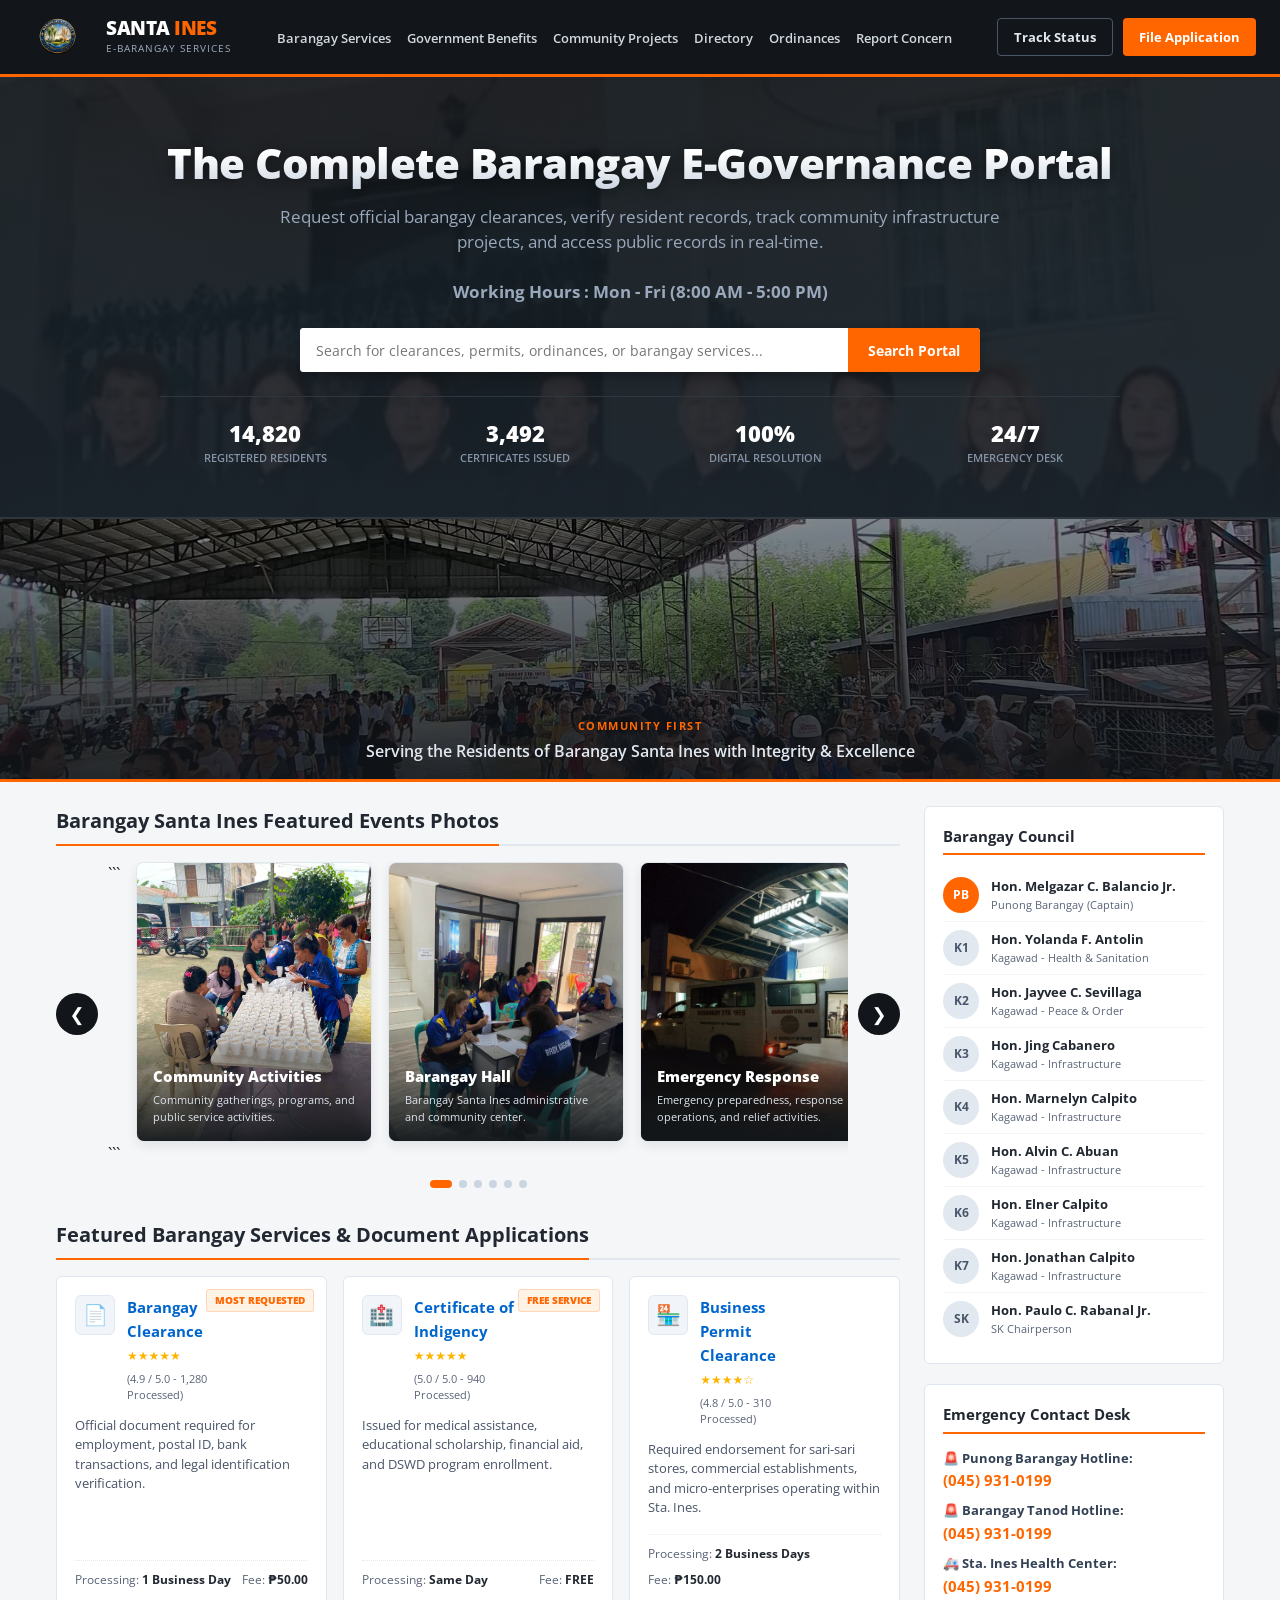
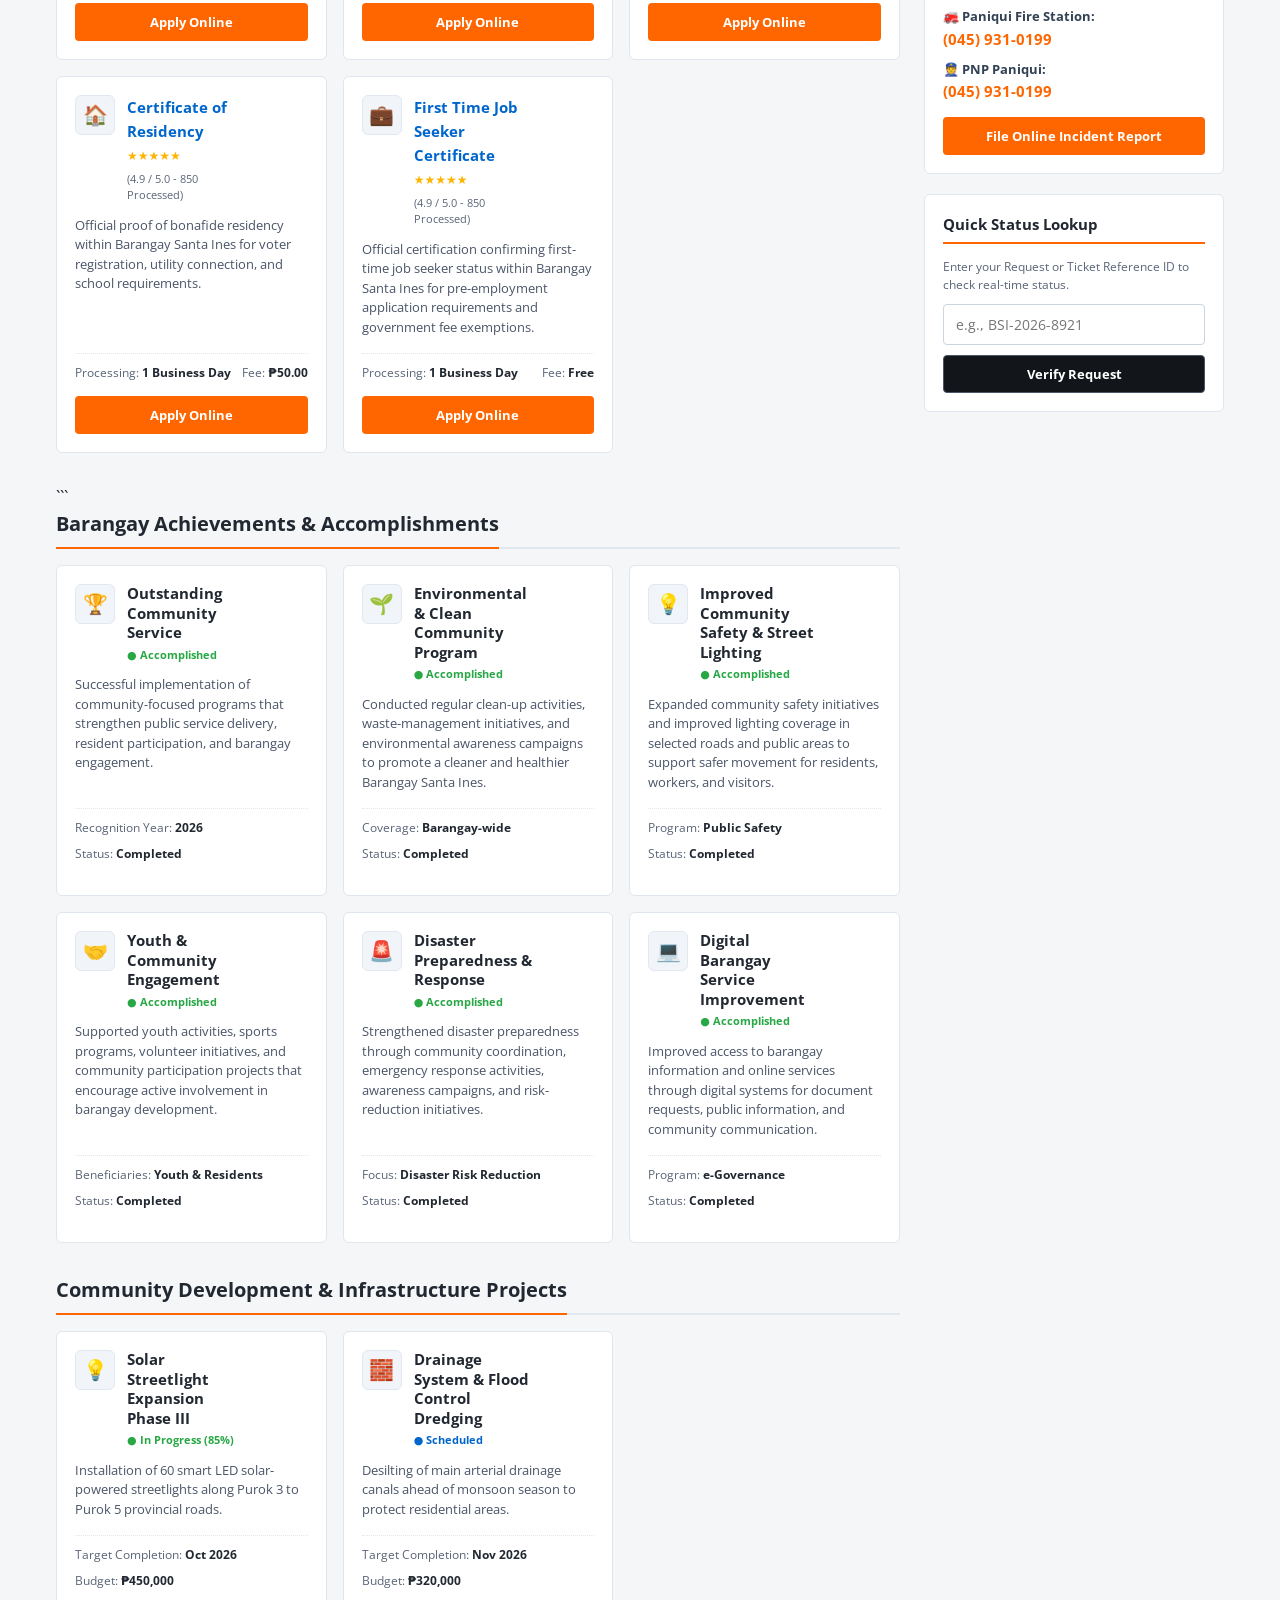
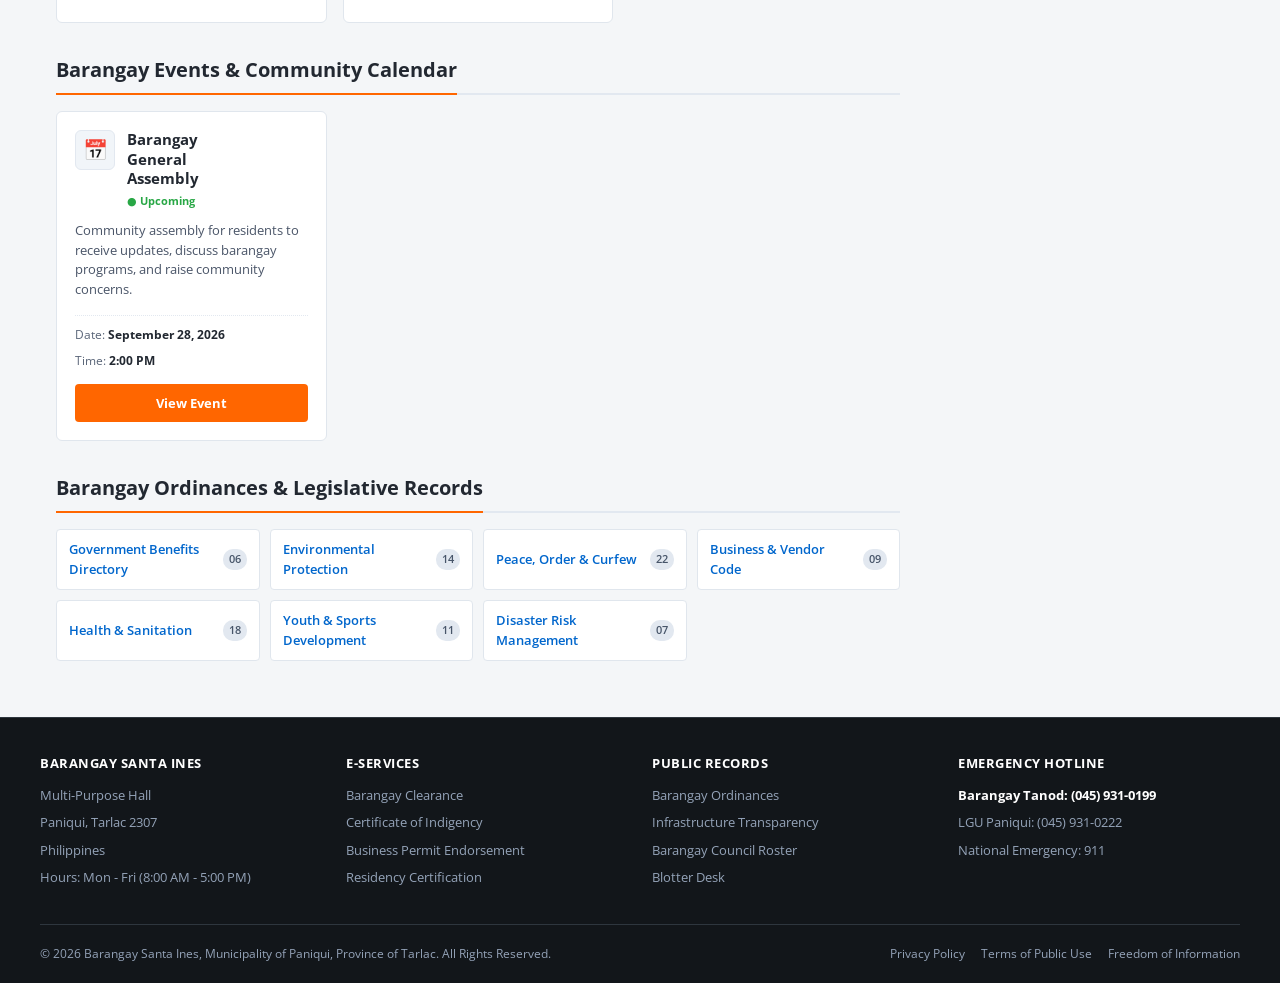
<file: index.html>
<!DOCTYPE html>

<html lang="en">
<head>
<meta charset="utf-8"/>
<meta content="width=device-width, initial-scale=1.0" name="viewport"/>
<title>Barangay Santa Ines - Official Digital Government Portal</title>
<link href="https://fonts.googleapis.com" rel="preconnect"/>
<link crossorigin="" href="https://fonts.gstatic.com" rel="preconnect"/>
<link href="search.css" rel="stylesheet"/>
<link href="https://fonts.googleapis.com/css2?family=Open+Sans:wght@400;600;700;800&amp;display=swap" rel="stylesheet"/>
<style>
    :root {
  --sf-orange: #ff6600;
  --sf-orange-hover: #e55b00;
  --sf-dark: #12161a;
  --sf-dark-card: #1c2228;
  --sf-dark-border: #2e363e;
  --sf-light-bg: #f4f6f8;
  --sf-card-border: #e0e6ed;
  --sf-text-main: #222831;
  --sf-text-muted: #5a6578;
  --sf-blue: #0066cc;
  --sf-green: #28a745;
}

* {
  box-sizing: border-box;
  margin: 0;
  padding: 0;
  font-family: 'Open Sans', system-ui, -apple-system, sans-serif;
}

body {
  background-color: var(--sf-light-bg);
  color: var(--sf-text-main);
  line-height: 1.5;
  overflow-x: hidden;
  width: 100%;
}

/* Universal Media & Element Fluidity */
img, video, iframe {
  max-width: 100%;
  height: auto;
}

/* Sticky Header & Top Navigation */
.top-nav {
  background-color: var(--sf-dark);
  color: #ffffff;
  padding: 12px 24px;
  display: flex;
  align-items: center;
  justify-content: space-between;
  border-bottom: 3px solid var(--sf-orange);
  position: sticky;
  top: 0;
  z-index: 1000;
  gap: 16px;
  flex-wrap: wrap;
}

.brand-container {
  display: flex;
  align-items: center;
  gap: 12px;
  text-decoration: none;
  color: #fff;
  min-width: fit-content;
}

.brand-logo {
  height: 50px;
  width: auto;
  max-width: 70px;
  object-fit: contain;
  border-radius: 4px;
}

.brand-text {
  display: flex;
  flex-direction: column;
}

.brand-title {
  font-size: clamp(16px, 2vw, 19px);
  font-weight: 800;
  line-height: 1.1;
  letter-spacing: -0.5px;
}

.brand-title span {
  color: var(--sf-orange);
}

.brand-subtitle {
  font-size: 10px;
  color: #a0abbd;
  text-transform: uppercase;
  letter-spacing: 1px;
  margin-top: 2px;
}

.nav-links {
  display: flex;
  align-items: center;
  gap: 16px;
  list-style: none;
  flex-wrap: wrap;
}

.nav-links a {
  color: #d1d8e0;
  text-decoration: none;
  font-size: 13px;
  font-weight: 600;
  transition: color 0.2s;
  white-space: nowrap;
}

.nav-links a:hover {
  color: var(--sf-orange);
}

.nav-actions {
  display: flex;
  align-items: center;
  gap: 10px;
  flex-wrap: wrap;
}

.btn {
  padding: 8px 16px;
  border-radius: 4px;
  font-size: 13px;
  font-weight: 700;
  cursor: pointer;
  text-decoration: none;
  display: inline-flex;
  align-items: center;
  justify-content: center;
  gap: 6px;
  border: none;
  transition: background-color 0.2s, transform 0.1s;
  min-height: 38px;
  touch-action: manipulation;
}

.btn-orange {
  background-color: var(--sf-orange);
  color: #ffffff;
}

.btn-orange:hover {
  background-color: var(--sf-orange-hover);
}

.btn-outline {
  background: transparent;
  border: 1px solid #4a5568;
  color: #e2e8f0;
}

.btn-outline:hover {
  border-color: #cbd5e1;
  color: #ffffff;
}

/* Hero Section */
.hero {
  background: linear-gradient(180deg, rgba(18, 22, 26, 0.85) 0%, rgba(26, 34, 42, 0.92) 100%),
              url('797795207_1074725831948232_8622012311038184221_n.jpg') center/cover no-repeat;
  color: #ffffff;
  padding: clamp(32px, 5vw, 60px) 16px clamp(28px, 4vw, 50px);
  text-align: center;
  border-bottom: 1px solid var(--sf-dark-border);
}

.hero-container {
  max-width: 960px;
  margin: 0 auto;
}

.hero-tagline {
  display: inline-block;
  background-color: rgba(255, 102, 0, 0.15);
  color: var(--sf-orange);
  font-weight: 700;
  font-size: 11px;
  text-transform: uppercase;
  padding: 4px 12px;
  border-radius: 20px;
  margin-bottom: 14px;
  border: 1px solid rgba(255, 102, 0, 0.3);
}

.hero h1 {
  font-size: clamp(24px, 5vw, 42px);
  font-weight: 800;
  line-height: 1.25;
  letter-spacing: -0.5px;
  margin-bottom: 14px;
  background: linear-gradient(180deg, #ffffff 30%, #cbd5e1 100%);
  -webkit-background-clip: text;
  -webkit-text-fill-color: transparent;
  filter: drop-shadow(0 2px 8px rgba(0, 0, 0, 0.5));
}

.hero p {
  font-size: clamp(14px, 2.5vw, 17px);
  color: #9aa8bc;
  margin-bottom: 24px;
  max-width: 780px;
  margin-left: auto;
  margin-right: auto;
}

/* Global Search Box */
.search-box {
  max-width: 680px;
  margin: 0 auto 24px;
  display: flex;
  background: #ffffff;
  border-radius: 4px;
  overflow: hidden;
  box-shadow: 0 4px 12px rgba(0, 0, 0, 0.3);
}

.search-box input {
  flex: 1;
  padding: 12px 16px;
  border: none;
  font-size: 14px;
  outline: none;
  color: var(--sf-text-main);
  min-width: 0;
}

.search-box button {
  background-color: var(--sf-orange);
  color: #ffffff;
  border: none;
  padding: 0 20px;
  font-weight: 700;
  cursor: pointer;
  font-size: 14px;
  transition: background 0.2s;
  min-height: 44px;
  white-space: nowrap;
}

.search-box button:hover {
  background-color: var(--sf-orange-hover);
}

/* Live Stats Bar */
.stats-bar {
  display: flex;
  justify-content: center;
  gap: clamp(16px, 4vw, 40px);
  padding-top: 20px;
  border-top: 1px solid var(--sf-dark-border);
  flex-wrap: wrap;
}

.stat-item {
  text-align: center;
  flex: 1 1 120px;
}

.stat-number {
  font-size: clamp(18px, 3vw, 22px);
  font-weight: 800;
  color: #ffffff;
}

.stat-label {
  font-size: 11px;
  color: #8392a5;
  text-transform: uppercase;
  font-weight: 600;
}

/* Transition Image Section (Fade Slider) */
.transition-section {
  width: 100%;
  background-color: var(--sf-dark);
  border-top: 1px solid var(--sf-dark-border);
  border-bottom: 3px solid var(--sf-orange);
  position: relative;
}

.transition-slider-container {
  position: relative;
  width: 100%;
  height: clamp(180px, 30vw, 260px);
  overflow: hidden;
}

.slide {
  position: absolute;
  inset: 0;
  opacity: 0;
  visibility: hidden;
  transition: opacity 1.2s ease-in-out, visibility 1.2s ease-in-out;
}

.slide.active {
  opacity: 1;
  visibility: visible;
}

.transition-image {
  width: 100%;
  height: 100%;
  object-fit: cover;
  object-position: center;
  filter: brightness(0.65) contrast(1.05);
  transform: scale(1);
  transition: transform 6s ease;
}

.slide.active .transition-image {
  transform: scale(1.04);
}

.transition-overlay {
  position: absolute;
  inset: 0;
  background: linear-gradient(180deg, rgba(18, 22, 26, 0.2) 0%, rgba(18, 22, 26, 0.85) 100%);
  display: flex;
  flex-direction: column;
  align-items: center;
  justify-content: flex-end;
  color: #ffffff;
  text-align: center;
  padding: 16px 16px;
}

.transition-overlay span {
  font-size: 11px;
  font-weight: 700;
  letter-spacing: 1.5px;
  text-transform: uppercase;
  color: var(--sf-orange);
  margin-bottom: 4px;
}

.transition-overlay p {
  font-size: clamp(13px, 2vw, 16px);
  font-weight: 600;
  color: #e2e8f0;
  max-width: 650px;
}

/* Main Container & Grid Layout */
.main-container {
  max-width: 1200px;
  margin: 24px auto;
  padding: 0 16px;
  display: grid;
  grid-template-columns: 1fr 300px;
  gap: 24px;
}

.section-title {
  font-size: clamp(17px, 2.5vw, 20px);
  font-weight: 700;
  margin-bottom: 16px;
  color: var(--sf-text-main);
  display: flex;
  align-items: center;
  justify-content: space-between;
  border-bottom: 2px solid #e2e8f0;
  padding-bottom: 8px;
  flex-wrap: wrap;
  gap: 8px;
}

.section-title span {
  border-bottom: 2px solid var(--sf-orange);
  margin-bottom: -10px;
  padding-bottom: 8px;
}

/* Grid of Services & Cards */
.cards-grid {
  display: grid;
  grid-template-columns: repeat(auto-fill, minmax(min(100%, 260px), 1fr));
  gap: 16px;
  margin-bottom: 32px;
}

.sf-card {
  background: #ffffff;
  border: 1px solid var(--sf-card-border);
  border-radius: 6px;
  padding: 18px;
  display: flex;
  flex-direction: column;
  justify-content: space-between;
  transition: box-shadow 0.2s, transform 0.2s;
  position: relative;
  word-break: break-word;
}

.sf-card:hover {
  box-shadow: 0 6px 16px rgba(0,0,0,0.08);
  border-color: #cbd5e1;
  transform: translateY(-2px);
}

.badge-choice {
  position: absolute;
  top: 12px;
  right: 12px;
  background-color: #fff3e6;
  color: var(--sf-orange);
  font-size: 10px;
  font-weight: 800;
  text-transform: uppercase;
  padding: 3px 8px;
  border-radius: 3px;
  border: 1px solid rgba(255, 102, 0, 0.2);
}

.card-header-group {
  display: flex;
  align-items: flex-start;
  gap: 12px;
  margin-bottom: 12px;
  padding-right: 60px;
}

.card-icon {
  width: 40px;
  height: 40px;
  background: #f1f5f9;
  border: 1px solid #e2e8f0;
  border-radius: 6px;
  display: flex;
  align-items: center;
  justify-content: center;
  font-size: 20px;
  flex-shrink: 0;
}

.card-title {
  font-size: 15px;
  font-weight: 700;
  color: var(--sf-blue);
  text-decoration: none;
  line-height: 1.3;
}

.card-title:hover {
  text-decoration: underline;
}

.card-rating {
  display: flex;
  align-items: center;
  gap: 6px;
  font-size: 11px;
  color: var(--sf-text-muted);
  margin-top: 4px;
  flex-wrap: wrap;
}

.stars {
  color: #ffb400;
  font-size: 12px;
}

.card-description {
  font-size: 13px;
  color: #4a5568;
  margin-bottom: 16px;
  flex: 1;
}

.card-meta {
  font-size: 12px;
  color: var(--sf-text-muted);
  border-top: 1px dotted #e2e8f0;
  padding-top: 10px;
  margin-bottom: 14px;
  display: flex;
  justify-content: space-between;
  gap: 8px;
  flex-wrap: wrap;
}

.card-meta strong {
  color: var(--sf-text-main);
}

/* Sidebar Styling */
.sidebar-widget {
  background: #ffffff;
  border: 1px solid var(--sf-card-border);
  border-radius: 6px;
  padding: 18px;
  margin-bottom: 20px;
}

.widget-title {
  font-size: 15px;
  font-weight: 700;
  border-bottom: 2px solid var(--sf-orange);
  padding-bottom: 6px;
  margin-bottom: 14px;
  color: var(--sf-text-main);
}

.official-item {
  display: flex;
  align-items: center;
  gap: 12px;
  padding: 8px 0;
  border-bottom: 1px solid #f1f5f9;
}

.official-item:last-child {
  border-bottom: none;
}

.official-avatar {
  width: 36px;
  height: 36px;
  border-radius: 50%;
  background: #e2e8f0;
  display: flex;
  align-items: center;
  justify-content: center;
  font-weight: 700;
  color: #475569;
  font-size: 12px;
  flex-shrink: 0;
}

.official-info h5 {
  font-size: 13px;
  font-weight: 700;
  color: var(--sf-text-main);
}

.official-info p {
  font-size: 11px;
  color: var(--sf-text-muted);
}

/* Category Directory Layout */
.categories-grid {
  display: grid;
  grid-template-columns: repeat(auto-fill, minmax(min(100%, 180px), 1fr));
  gap: 10px;
  margin-bottom: 32px;
}

.cat-item {
  background: #ffffff;
  border: 1px solid var(--sf-card-border);
  padding: 10px 12px;
  border-radius: 4px;
  font-size: 13px;
  font-weight: 600;
  color: var(--sf-blue);
  text-decoration: none;
  display: flex;
  align-items: center;
  justify-content: space-between;
  gap: 8px;
  transition: background 0.2s;
}

.cat-item:hover {
  background: #f8fafc;
  border-color: #cbd5e1;
}

.cat-count {
  background: #e2e8f0;
  color: #475569;
  font-size: 11px;
  padding: 2px 6px;
  border-radius: 10px;
  flex-shrink: 0;
}

/* Universal Modal System */
.modal-overlay {
  position: fixed;
  inset: 0;
  background: rgba(0, 0, 0, 0.65);
  display: flex;
  align-items: center;
  justify-content: center;
  z-index: 2000;
  opacity: 0;
  visibility: hidden;
  transition: opacity 0.2s ease, visibility 0.2s ease;
  padding: 16px;
}

.modal-overlay.active {
  opacity: 1;
  visibility: visible;
}

.modal-window {
  background: #ffffff;
  border-radius: 6px;
  width: clamp(280px, 92vw, 580px);
  max-height: 90vh;
  box-shadow: 0 10px 25px rgba(0,0,0,0.3);
  overflow: hidden;
  transform: translateY(-15px);
  transition: transform 0.2s ease;
  display: flex;
  flex-direction: column;
}

.modal-overlay.active .modal-window {
  transform: translateY(0);
}

.modal-header {
  background: var(--sf-dark);
  color: #ffffff;
  padding: 14px 18px;
  display: flex;
  justify-content: space-between;
  align-items: center;
  border-bottom: 3px solid var(--sf-orange);
  flex-shrink: 0;
}

.modal-title {
  font-size: 15px;
  font-weight: 700;
  padding-right: 12px;
}

.modal-close {
  background: none;
  border: none;
  color: #a0abbd;
  font-size: 24px;
  cursor: pointer;
  line-height: 1;
  padding: 0 4px;
}

.modal-close:hover {
  color: #ffffff;
}

.modal-body {
  padding: 18px;
  overflow-y: auto;
  -webkit-overflow-scrolling: touch;
}

.form-group {
  margin-bottom: 14px;
}

.form-group label {
  display: block;
  font-size: 11px;
  font-weight: 700;
  margin-bottom: 4px;
  color: var(--sf-text-main);
  text-transform: uppercase;
}

.form-control {
  width: 100%;
  padding: 10px 12px;
  border: 1px solid #cbd5e1;
  border-radius: 4px;
  font-size: 14px;
  outline: none;
  background: #fff;
  color: var(--sf-text-main);
}

.form-control:focus {
  border-color: var(--sf-orange);
  box-shadow: 0 0 0 2px rgba(255, 102, 0, 0.2);
}

.output-box {
  background: #f8fafc;
  border: 1px dashed #cbd5e1;
  border-radius: 4px;
  padding: 14px;
  margin-top: 14px;
  font-size: 13px;
  word-break: break-word;
}

/* Responsive Dark Footer */
footer {
  background: var(--sf-dark);
  color: #94a3b8;
  padding: 36px 16px 20px;
  border-top: 1px solid var(--sf-dark-border);
  font-size: 13px;
}

.footer-container {
  max-width: 1200px;
  margin: 0 auto;
  display: grid;
  grid-template-columns: repeat(auto-fit, minmax(min(100%, 220px), 1fr));
  gap: 24px;
  margin-bottom: 28px;
}

.footer-col h4 {
  color: #ffffff;
  font-size: 13px;
  font-weight: 700;
  margin-bottom: 12px;
  text-transform: uppercase;
  letter-spacing: 0.5px;
}

.footer-col ul {
  list-style: none;
}

.footer-col ul li {
  margin-bottom: 8px;
}

.footer-col a {
  color: #94a3b8;
  text-decoration: none;
  transition: color 0.2s;
}

.footer-col a:hover {
  color: var(--sf-orange);
}

.footer-bottom {
  max-width: 1200px;
  margin: 0 auto;
  padding-top: 20px;
  border-top: 1px solid var(--sf-dark-border);
  display: flex;
  justify-content: space-between;
  align-items: center;
  flex-wrap: wrap;
  gap: 12px;
  font-size: 12px;
}

.toast {
  position: fixed;
  bottom: 20px;
  right: 20px;
  left: 20px;
  max-width: 360px;
  margin-left: auto;
  background: #1e293b;
  color: #fff;
  padding: 12px 18px;
  border-radius: 4px;
  border-left: 4px solid var(--sf-orange);
  box-shadow: 0 4px 12px rgba(0,0,0,0.3);
  font-size: 13px;
  z-index: 3000;
  display: none;
}

/* Device Breakpoints */

/* Tablets & Laptops (Below 1024px) */
@media (max-width: 1023px) {
  .main-container {
    grid-template-columns: 1fr;
  }

  aside {
    display: grid;
    grid-template-columns: repeat(auto-fit, minmax(min(100%, 280px), 1fr));
    gap: 20px;
  }

  .sidebar-widget {
    margin-bottom: 0;
  }
}

/* Medium Screens (Below 768px) */
@media (max-width: 767px) {
  .top-nav {
    padding: 10px 16px;
    justify-content: center;
  }

  .brand-container {
    margin-bottom: 4px;
  }

  .nav-links {
    width: 100%;
    justify-content: center;
    gap: 12px;
    padding: 6px 0;
    border-top: 1px solid rgba(255, 255, 255, 0.1);
  }

  .nav-actions {
    width: 100%;
    justify-content: center;
    gap: 8px;
  }

  .nav-actions .btn {
    flex: 1;
    max-width: 200px;
  }

  .search-box {
    flex-direction: column;
    border-radius: 6px;
  }

  .search-box button {
    width: 100%;
    padding: 12px;
  }

  .footer-bottom {
    flex-direction: column;
    text-align: center;
  }
}

/* Mobile Devices (Below 480px) */
@media (max-width: 479px) {
  .nav-links {
    display: none;
  }

  .card-header-group {
    padding-right: 0;
  }

  .badge-choice {
    position: static;
    display: inline-block;
    margin-bottom: 8px;
    align-self: flex-start;
  }

  .toast {
    left: 12px;
    right: 12px;
    bottom: 12px;
    max-width: none;
  }
}
/* ==========================================
BARANGAY PHOTO SLIDING GALLERY
========================================== */

.gallery-slider {
position: relative;
width: 100%;
margin-bottom: 32px;
display: flex;
align-items: center;
gap: 10px;
}

.gallery-track-container {
width: 100%;
overflow: hidden;
border-radius: 8px;
}

.barangay-gallery {
display: flex;
gap: 16px;
transition: transform 0.6s ease-in-out;
will-change: transform;
}

.gallery-card {
position: relative;
flex: 0 0 calc((100% - 32px) / 3);
height: 280px;
border-radius: 8px;
overflow: hidden;
background: #ffffff;
border: 1px solid var(--sf-card-border);
cursor: pointer;
box-shadow: 0 4px 12px rgba(0,0,0,0.08);
}

.gallery-card img {
width: 100%;
height: 100%;
object-fit: cover;
display: block;
transition: transform 0.5s ease;
}

.gallery-card:hover img {
transform: scale(1.06);
}

.gallery-overlay {
position: absolute;
left: 0;
right: 0;
bottom: 0;
padding: 50px 16px 16px;
color: #ffffff;
background: linear-gradient(
180deg,
transparent 0%,
rgba(18,22,26,0.25) 25%,
rgba(18,22,26,0.95) 100%
);
}

.gallery-overlay span {
display: block;
font-size: 15px;
font-weight: 800;
margin-bottom: 5px;
}

.gallery-overlay p {
font-size: 11px;
color: #dbe3ec;
line-height: 1.5;
}

/* Navigation Arrows */
.gallery-arrow {
flex: 0 0 42px;
width: 42px;
height: 42px;
border: none;
border-radius: 50%;
background: var(--sf-dark);
color: #ffffff;
cursor: pointer;
font-size: 18px;
font-weight: 700;
display: flex;
align-items: center;
justify-content: center;
z-index: 5;
transition: background 0.2s ease, transform 0.2s ease;
}

.gallery-arrow:hover {
background: var(--sf-orange);
transform: scale(1.08);
}

/* Gallery Dots */
.gallery-dots {
display: flex;
justify-content: center;
align-items: center;
gap: 7px;
margin-top: -18px;
margin-bottom: 32px;
}

.gallery-dot {
width: 8px;
height: 8px;
border-radius: 50%;
background: #cbd5e1;
border: none;
cursor: pointer;
padding: 0;
transition: all 0.25s ease;
}

.gallery-dot.active {
width: 22px;
border-radius: 10px;
background: var(--sf-orange);
}

/* Tablet */
@media (max-width: 900px) {
.gallery-card {
flex: 0 0 calc((100% - 16px) / 2);
height: 250px;
}
}

/* Mobile */
@media (max-width: 600px) {
.gallery-slider {
gap: 6px;
}

.gallery-card {
flex: 0 0 100%;
height: 260px;
}

.gallery-arrow {
flex: 0 0 36px;
width: 36px;
height: 36px;
font-size: 15px;
}

.gallery-overlay {
padding: 45px 12px 12px;
}

.gallery-overlay span {
font-size: 13px;
}

.gallery-overlay p {
font-size: 10px;
}
}

</style>
</head>
<body>
<!-- Top Navigation Header -->
<header class="top-nav">
<a class="brand-container" href="#">
<img alt="Santa Ines Logo" class="brand-logo" src="brgyLOGO.png"/>
<div class="brand-text">
<span class="brand-title">SANTA <span>INES</span></span>
<span class="brand-subtitle">e-Barangay Services</span>
</div>
</a>
<ul class="nav-links">
<li><a href="#services">Barangay Services</a></li>
<li><a href="government-benefits.html">Government Benefits</a></li>
<li><a href="#projects">Community Projects</a></li>
<li><a href="#directory">Directory</a></li>
<li><a href="#ordinances">Ordinances</a></li>
<li><a href="javascript:void(0)" onclick="openBlotterModal()">Report Concern</a></li>
</ul>
<div class="nav-actions">
<button class="btn btn-outline" onclick="openTrackModal()">Track Status</button>
<button class="btn btn-orange" onclick="openClearanceModal('General Barangay Clearance')">File Application</button>
</div>
</header>
<!-- Hero Section -->
<section class="hero">
<div class="hero-container">
<h1>The Complete Barangay E-Governance Portal</h1>
<p>Request official barangay clearances, verify resident records, track community infrastructure projects, and access public records in real-time.</p>
<strong><p>Working Hours : Mon - Fri (8:00 AM - 5:00 PM) </p></strong>
<!-- Global Search Box -->
<div class="search-box">
<input id="globalSearch" onkeyup="filterServices()" placeholder="Search for clearances, permits, ordinances, or barangay services..." type="text"/>
<button onclick="filterServices()">Search Portal</button>
</div>
<!-- Live Metric Counter Banner -->
<div class="stats-bar">
<div class="stat-item">
<div class="stat-number">14,820</div>
<div class="stat-label">Registered Residents</div>
</div>
<div class="stat-item">
<div class="stat-number" id="issuedCount">3,492</div>
<div class="stat-label">Certificates Issued</div>
</div>
<div class="stat-item">
<div class="stat-number">100%</div>
<div class="stat-label">Digital Resolution</div>
</div>
<div class="stat-item">
<div class="stat-number">24/7</div>
<div class="stat-label">Emergency Desk</div>
</div>
</div>
</div>
</section>
<!-- Multi-Image Cycling Transition Section -->
<section class="transition-section">
<div class="transition-slider-container">
<!-- Slide 1 -->
<div class="slide active">
<img alt="Barangay Santa Ines Community View" class="transition-image" src="792090196_122242424906094148_7180084991833895957_n.jpg"/>
<div class="transition-overlay">
<span>Community First</span>
<p>Serving the Residents of Barangay Santa Ines with Integrity &amp; Excellence</p>
</div>
</div>
<!-- Slide 2 -->
<div class="slide">
<img alt="Barangay Hall Administrative Center" class="transition-image" src="486056483_122182872782094148_9068234886463344285_n.jpg"/>
<div class="transition-overlay">
<span>Digital Governance</span>
<p>Streamlined Online Services &amp; Fast Document Processing</p>
</div>
</div>
<!-- Slide 3 -->
<div class="slide">
<img alt="Community Infrastructure &amp; Projects" class="transition-image" src="515684071_122198055860094148_5308533843496873062_n.jpg"/>
<div class="transition-overlay">
<span>Active Development</span>
<p>Building Safer Roads, Modern Infrastructure &amp; Inclusive Programs</p>
</div>
</div>
</div>
</section>
<!-- Main Content Layout -->
<main class="main-container">
<!-- Left Column (Primary Directory & Listings) -->
<section>
<!-- Barangay Santa Ines Photo Gallery -->
<div class="section-title" id="gallery">
<span>Barangay Santa Ines Featured Events Photos</span>
</div>
<div class="gallery-slider">
<button aria-label="Previous photo" class="gallery-arrow gallery-prev" onclick="moveGallery(-1)">
    ❮
  </button>
<div class="gallery-track-container">
<div class="barangay-gallery" id="barangayGallery">

```
  <!-- Community Activities -->
<div class="gallery-card">
<img alt="Barangay Santa Ines Community Activities" loading="lazy" src="792109356_122242425812094148_3966266776684682550_n.jpg"/>
<div class="gallery-overlay">
<span>Community Activities</span>
<p>Community gatherings, programs, and public service activities.</p>
</div>
</div>
<!-- Barangay Hall -->
<div class="gallery-card">
<img alt="Barangay Santa Ines Hall" loading="lazy" src="789679888_2063816620924594_1176141089592297391_n.jpg"/>
<div class="gallery-overlay">
<span>Barangay Hall</span>
<p>Barangay Santa Ines administrative and community center.</p>
</div>
</div>
<!-- Disaster Response -->
<div class="gallery-card">
<img alt="Barangay Santa Ines Immediate Emergency Response Activities" loading="lazy" src="657472230_122228000996094148_8046822310188159120_n.jpg"/>
<div class="gallery-overlay">
<span>Emergency Response</span>
<p>Emergency preparedness, response operations, and relief activities.</p>
</div>
</div>
<!-- Infrastructure Projects -->
<div class="gallery-card">
<img alt="Barangay Santa Ines Infrastructure Projects" loading="lazy" src="656551650_122227751294094148_946408568073443138_n.jpg"/>
<div class="gallery-overlay">
<span>Infrastructure Projects</span>
<p>Road, drainage, lighting, and community improvement projects.</p>
</div>
</div>
<!-- Health -->
<div class="gallery-card">
<img alt="Health Services" loading="lazy" src="663189622_122228962124094148_6442473490748682665_n.jpg"/>
<div class="gallery-overlay">
<span>Health Programs &amp; Services</span>
<p>Prioritizing citizens to prevent health risks.</p>
</div>
</div>
<!-- Clean-up Drives -->
<div class="gallery-card">
<img alt="Barangay Santa Ines Clean-up Drive" loading="lazy" src="783727632_122241364622094148_7258872288002436896_n.jpg"/>
<div class="gallery-overlay">
<span>Clean-up Drives</span>
<p>Environmental activities and community cleanliness campaigns.</p>
</div>
</div>
<!-- Sports Events -->
<div class="gallery-card">
<img alt="Barangay Santa Ines Sports Events" loading="lazy" src="786930157_122256448226090885_1000437174892445400_n.jpg"/>
<div class="gallery-overlay">
<span>Sports Events</span>
<p>Barangay sports leagues, tournaments, and recreational activities.</p>
</div>
</div>
<!-- Youth Activities -->
<div class="gallery-card">
<img alt="Barangay Santa Ines Youth Activities" loading="lazy" src="505080281_122210837456090885_8005276780604705660_n.jpg"/>
<div class="gallery-overlay">
<span>Youth Activities</span>
<p>SK programs, youth development, volunteer work, and events.</p>
</div>
</div>
</div>
```

  </div>
<button aria-label="Next photo" class="gallery-arrow gallery-next" onclick="moveGallery(1)">
    ❯
  </button>
</div>
<!-- Gallery Indicators -->
<div class="gallery-dots" id="galleryDots"></div>
<!-- Online Barangay Services Grid -->
<div class="section-title" id="services">
<span>Featured Barangay Services &amp; Document Applications</span>
</div>
<div class="cards-grid" id="servicesGrid">
<!-- Card 1 -->
<div class="sf-card" data-title="Barangay Clearance">
<span class="badge-choice">Most Requested</span>
<div>
<div class="card-header-group">
<div class="card-icon">📄</div>
<div>
<a class="card-title" href="javascript:void(0)" onclick="openClearanceModal('Barangay Clearance')">Barangay Clearance</a>
<div class="card-rating">
<span class="stars">★★★★★</span>
<span>(4.9 / 5.0 - 1,280 Processed)</span>
</div>
</div>
</div>
<p class="card-description">Official document required for employment, postal ID, bank transactions, and legal identification verification.</p>
</div>
<div>
<div class="card-meta">
<span>Processing: <strong>1 Business Day</strong></span>
<span>Fee: <strong>₱50.00</strong></span>
</div>
<button class="btn btn-orange" onclick="openClearanceModal('Barangay Clearance')" style="width:100%; justify-content:center;">Apply Online</button>
</div>
</div>
<!-- Card 2 -->
<div class="sf-card" data-title="Certificate of Indigency">
<span class="badge-choice">Free Service</span>
<div>
<div class="card-header-group">
<div class="card-icon">🏥</div>
<div>
<a class="card-title" href="javascript:void(0)" onclick="openClearanceModal('Certificate of Indigency')">Certificate of Indigency</a>
<div class="card-rating">
<span class="stars">★★★★★</span>
<span>(5.0 / 5.0 - 940 Processed)</span>
</div>
</div>
</div>
<p class="card-description">Issued for medical assistance, educational scholarship, financial aid, and DSWD program enrollment.</p>
</div>
<div>
<div class="card-meta">
<span>Processing: <strong>Same Day</strong></span>
<span>Fee: <strong>FREE</strong></span>
</div>
<button class="btn btn-orange" onclick="openClearanceModal('Certificate of Indigency')" style="width:100%; justify-content:center;">Apply Online</button>
</div>
</div>
<!-- Card 3 -->
<div class="sf-card" data-title="Business Permit Clearance">
<div>
<div class="card-header-group">
<div class="card-icon">🏪</div>
<div>
<a class="card-title" href="javascript:void(0)" onclick="openClearanceModal('Business Permit Clearance')">Business Permit Clearance</a>
<div class="card-rating">
<span class="stars">★★★★☆</span>
<span>(4.8 / 5.0 - 310 Processed)</span>
</div>
</div>
</div>
<p class="card-description">Required endorsement for sari-sari stores, commercial establishments, and micro-enterprises operating within Sta. Ines.</p>
</div>
<div>
<div class="card-meta">
<span>Processing: <strong>2 Business Days</strong></span>
<span>Fee: <strong>₱150.00</strong></span>
</div>
<button class="btn btn-orange" onclick="openClearanceModal('Business Permit Clearance')" style="width:100%; justify-content:center;">Apply Online</button>
</div>
</div>
<!-- Card 4 -->
<div class="sf-card" data-title="Certificate of Residency">
<div>
<div class="card-header-group">
<div class="card-icon">🏠</div>
<div>
<a class="card-title" href="javascript:void(0)" onclick="openClearanceModal('Certificate of Residency')">Certificate of Residency</a>
<div class="card-rating">
<span class="stars">★★★★★</span>
<span>(4.9 / 5.0 - 850 Processed)</span>
</div>
</div>
</div>
<p class="card-description">Official proof of bonafide residency within Barangay Santa Ines for voter registration, utility connection, and school requirements.</p>
</div>
<div>
<div class="card-meta">
<span>Processing: <strong>1 Business Day</strong></span>
<span>Fee: <strong>₱50.00</strong></span>
</div>
<button class="btn btn-orange" onclick="openClearanceModal('Certificate of Residency')" style="width:100%; justify-content:center;">Apply Online</button>
</div>
</div>
<!-- Card 5 -->
<div class="sf-card" data-title="First Time Job Seeker Certificate">
<div>
<div class="card-header-group">
<div class="card-icon">💼</div>
<div>
<a class="card-title" href="javascript:void(0)" onclick="openClearanceModal('First Time Job Seeker Certificate')">First Time Job Seeker Certificate</a>
<div class="card-rating">
<span class="stars">★★★★★</span>
<span>(4.9 / 5.0 - 850 Processed)</span>
</div>
</div>
</div>
<p class="card-description">Official certification confirming first-time job seeker status within Barangay Santa Ines for pre-employment application requirements and government fee exemptions.</p>
</div>
<div>
<div class="card-meta">
<span>Processing: <strong>1 Business Day</strong></span>
<span>Fee: <strong>Free</strong></span>
</div>
<button class="btn btn-orange" onclick="openClearanceModal('First Time Job Seeker Certificate')" style="width:100%; justify-content:center;">Apply Online</button>
</div>
</div>
</div>

      ```
  <!-- Barangay Achievements & Accomplishments -->
<div class="section-title" id="achievements">
<span>Barangay Achievements &amp; Accomplishments</span>
</div>
<div class="cards-grid">
<!-- Achievement 1 -->
<div class="sf-card">
<div>
<div class="card-header-group">
<div class="card-icon">🏆</div>
<div>
<div class="card-title" style="color:var(--sf-text-main);">
              Outstanding Community Service
            </div>
<div class="card-rating">
<span style="color:var(--sf-green); font-weight:700;">● Accomplished</span>
</div>
</div>
</div>
<p class="card-description">
          Successful implementation of community-focused programs that
          strengthen public service delivery, resident participation,
          and barangay engagement.
        </p>
</div>
<div class="card-meta">
<span>Recognition Year: <strong>2026</strong></span>
<span>Status: <strong>Completed</strong></span>
</div>
</div>
<!-- Achievement 2 -->
<div class="sf-card">
<div>
<div class="card-header-group">
<div class="card-icon">🌱</div>
<div>
<div class="card-title" style="color:var(--sf-text-main);">
              Environmental &amp; Clean Community Program
            </div>
<div class="card-rating">
<span style="color:var(--sf-green); font-weight:700;">● Accomplished</span>
</div>
</div>
</div>
<p class="card-description">
          Conducted regular clean-up activities, waste-management
          initiatives, and environmental awareness campaigns to promote
          a cleaner and healthier Barangay Santa Ines.
        </p>
</div>
<div class="card-meta">
<span>Coverage: <strong>Barangay-wide</strong></span>
<span>Status: <strong>Completed</strong></span>
</div>
</div>
<!-- Achievement 3 -->
<div class="sf-card">
<div>
<div class="card-header-group">
<div class="card-icon">💡</div>
<div>
<div class="card-title" style="color:var(--sf-text-main);">
              Improved Community Safety &amp; Street Lighting
            </div>
<div class="card-rating">
<span style="color:var(--sf-green); font-weight:700;">● Accomplished</span>
</div>
</div>
</div>
<p class="card-description">
          Expanded community safety initiatives and improved lighting
          coverage in selected roads and public areas to support safer
          movement for residents, workers, and visitors.
        </p>
</div>
<div class="card-meta">
<span>Program: <strong>Public Safety</strong></span>
<span>Status: <strong>Completed</strong></span>
</div>
</div>
<!-- Achievement 4 -->
<div class="sf-card">
<div>
<div class="card-header-group">
<div class="card-icon">🤝</div>
<div>
<div class="card-title" style="color:var(--sf-text-main);">
              Youth &amp; Community Engagement
            </div>
<div class="card-rating">
<span style="color:var(--sf-green); font-weight:700;">● Accomplished</span>
</div>
</div>
</div>
<p class="card-description">
          Supported youth activities, sports programs, volunteer
          initiatives, and community participation projects that encourage
          active involvement in barangay development.
        </p>
</div>
<div class="card-meta">
<span>Beneficiaries: <strong>Youth &amp; Residents</strong></span>
<span>Status: <strong>Completed</strong></span>
</div>
</div>
<!-- Achievement 5 -->
<div class="sf-card">
<div>
<div class="card-header-group">
<div class="card-icon">🚨</div>
<div>
<div class="card-title" style="color:var(--sf-text-main);">
              Disaster Preparedness &amp; Response
            </div>
<div class="card-rating">
<span style="color:var(--sf-green); font-weight:700;">● Accomplished</span>
</div>
</div>
</div>
<p class="card-description">
          Strengthened disaster preparedness through community
          coordination, emergency response activities, awareness
          campaigns, and risk-reduction initiatives.
        </p>
</div>
<div class="card-meta">
<span>Focus: <strong>Disaster Risk Reduction</strong></span>
<span>Status: <strong>Completed</strong></span>
</div>
</div>
<!-- Achievement 6 -->
<div class="sf-card">
<div>
<div class="card-header-group">
<div class="card-icon">💻</div>
<div>
<div class="card-title" style="color:var(--sf-text-main);">
              Digital Barangay Service Improvement
            </div>
<div class="card-rating">
<span style="color:var(--sf-green); font-weight:700;">● Accomplished</span>
</div>
</div>
</div>
<p class="card-description">
          Improved access to barangay information and online services
          through digital systems for document requests, public
          information, and community communication.
        </p>
</div>
<div class="card-meta">
<span>Program: <strong>e-Governance</strong></span>
<span>Status: <strong>Completed</strong></span>
</div>
</div>
</div>
<!-- Infrastructure Projects & Community Corner -->
<div class="section-title" id="projects">
<span>Community Development &amp; Infrastructure Projects</span>
</div>
<div class="cards-grid">
<div class="sf-card">
<div>
<div class="card-header-group">
<div class="card-icon">💡</div>
<div>
<div class="card-title" style="color:var(--sf-text-main);">Solar Streetlight Expansion Phase III</div>
<div class="card-rating"><span style="color:var(--sf-green); font-weight:700;">● In Progress (85%)</span></div>
</div>
</div>
<p class="card-description">Installation of 60 smart LED solar-powered streetlights along Purok 3 to Purok 5 provincial roads.</p>
</div>
<div class="card-meta">
<span>Target Completion: <strong>Oct 2026</strong></span>
<span>Budget: <strong>₱450,000</strong></span>
</div>
</div>
<div class="sf-card">
<div>
<div class="card-header-group">
<div class="card-icon">🧱</div>
<div>
<div class="card-title" style="color:var(--sf-text-main);">Drainage System &amp; Flood Control Dredging</div>
<div class="card-rating"><span style="color:var(--sf-blue); font-weight:700;">● Scheduled</span></div>
</div>
</div>
<p class="card-description">Desilting of main arterial drainage canals ahead of monsoon season to protect residential areas.</p>
</div>
<div class="card-meta">
<span>Target Completion: <strong>Nov 2026</strong></span>
<span>Budget: <strong>₱320,000</strong></span>
</div>
</div>
</div>
<!-- Barangay Events & Community Calendar -->
<div class="section-title" id="events">
<span>Barangay Events &amp; Community Calendar</span>
</div>
<div class="cards-grid">
<div class="sf-card">
<div>
<div class="card-header-group">
<div class="card-icon">📅</div>
<div>
<div class="card-title" style="color:var(--sf-text-main);">
            Barangay General Assembly
          </div>
<div class="card-rating">
<span style="color:var(--sf-green); font-weight:700;">
              ● Upcoming
            </span>
</div>
</div>
</div>
<p class="card-description">
        Community assembly for residents to receive updates, discuss
        barangay programs, and raise community concerns.
      </p>
</div>
<div class="card-meta">
<span>Date: <strong>September 28, 2026</strong></span>
<span>Time: <strong>2:00 PM</strong></span>
</div>
<button class="btn btn-orange" onclick="showToast('Event registration feature coming soon.')" style="width:100%; justify-content:center;">
      View Event
    </button>
</div>
</div>
<!-- Barangay Ordinances Categories Directory -->
<div class="section-title" id="ordinances">
<span>Barangay Ordinances &amp; Legislative Records</span>
</div>
<div class="categories-grid">
<a class="cat-item" href="government-benefits.html">
<span>Government Benefits Directory</span>
<span class="cat-count">06</span>
</a>
<a class="cat-item" href="environmental-protection.html">
<span>Environmental Protection</span>
<span class="cat-count">14</span>
</a>
<a class="cat-item" href="peace-order-curfew.html">
<span>Peace, Order &amp; Curfew</span>
<span class="cat-count">22</span>
</a>
<a class="cat-item" href="business-vendor-code.html">
<span>Business &amp; Vendor Code</span>
<span class="cat-count">09</span>
</a>
<a class="cat-item" href="health-sanitation.html">
<span>Health &amp; Sanitation</span>
<span class="cat-count">18</span>
</a>
<a class="cat-item" href="youth-sports-development.html">
<span>Youth &amp; Sports Development</span>
<span class="cat-count">11</span>
</a>
<a class="cat-item" href="disaster-risk-management.html">
<span>Disaster Risk Management</span>
<span class="cat-count">07</span>
</a>
</div>
</section>
<!-- Right Sidebar (Barangay Information & Emergency Directory) -->
<aside>
<!-- Barangay Officials List Widget -->
<div class="sidebar-widget" id="directory">
<div class="widget-title">Barangay Council</div>
<div class="official-item">
<div class="official-avatar" style="background:#ff6600; color:#fff;">PB</div>
<div class="official-info">
<h5>Hon. Melgazar C. Balancio Jr.</h5>
<p>Punong Barangay (Captain)</p>
</div>
</div>
<div class="official-item">
<div class="official-avatar">K1</div>
<div class="official-info">
<h5>Hon. Yolanda F. Antolin</h5>
<p>Kagawad - Health &amp; Sanitation</p>
</div>
</div>
<div class="official-item">
<div class="official-avatar">K2</div>
<div class="official-info">
<h5>Hon. Jayvee C. Sevillaga</h5>
<p>Kagawad - Peace &amp; Order</p>
</div>
</div>
<div class="official-item">
<div class="official-avatar">K3</div>
<div class="official-info">
<h5>Hon. Jing Cabanero</h5>
<p>Kagawad - Infrastructure</p>
</div>
</div>
<div class="official-item">
<div class="official-avatar">K4</div>
<div class="official-info">
<h5>Hon. Marnelyn Calpito</h5>
<p>Kagawad - Infrastructure</p>
</div>
</div>
<div class="official-item">
<div class="official-avatar">K5</div>
<div class="official-info">
<h5>Hon. Alvin C. Abuan</h5>
<p>Kagawad - Infrastructure</p>
</div>
</div>
<div class="official-item">
<div class="official-avatar">K6</div>
<div class="official-info">
<h5>Hon. Elner Calpito</h5>
<p>Kagawad - Infrastructure</p>
</div>
</div>
<div class="official-item">
<div class="official-avatar">K7</div>
<div class="official-info">
<h5>Hon. Jonathan Calpito</h5>
<p>Kagawad - Infrastructure</p>
</div>
</div>
<div class="official-item">
<div class="official-avatar">SK</div>
<div class="official-info">
<h5>Hon. Paulo C. Rabanal Jr.</h5>
<p>SK Chairperson</p>
</div>
</div>
</div>
<!-- Emergency Desk Hotline Widget -->
<div class="sidebar-widget">
<div class="widget-title">Emergency Contact Desk</div>
<div style="font-size:13px; line-height:1.6; color:#334155;">
<p style="margin-bottom:8px;"><strong>🚨 Punong Barangay Hotline:</strong><br/><span style="color:var(--sf-orange); font-weight:700; font-size:15px;">(045) 931-0199</span></p>
<p style="margin-bottom:8px;"><strong>🚨 Barangay Tanod Hotline:</strong><br/><span style="color:var(--sf-orange); font-weight:700; font-size:15px;">(045) 931-0199</span></p>
<p style="margin-bottom:8px;"><strong>🚑 Sta. Ines Health Center:</strong><br/><span style="color:var(--sf-orange); font-weight:700; font-size:15px;">(045) 931-0199</span></p>
<p style="margin-bottom:8px;"><strong>🚒 Paniqui Fire Station:</strong><br/><span style="color:var(--sf-orange); font-weight:700; font-size:15px;">(045) 931-0199</span></p>
<p><strong>👮 PNP Paniqui:</strong><br/><span style="color:var(--sf-orange); font-weight:700; font-size:15px;">(045) 931-0199</span></p>
</div>
<button class="btn btn-orange" onclick="openBlotterModal()" style="width:100%; margin-top:14px; justify-content:center;">File Online Incident Report</button>
</div>
<!-- Quick Document Verification Box -->
<div class="sidebar-widget">
<div class="widget-title">Quick Status Lookup</div>
<p style="font-size:12px; color:var(--sf-text-muted); margin-bottom:10px;">Enter your Request or Ticket Reference ID to check real-time status.</p>
<input class="form-control" id="quickTrackInput" placeholder="e.g., BSI-2026-8921" style="margin-bottom:10px;" type="text"/>
<button class="btn btn-outline" onclick="quickTrackLookup()" style="width:100%; justify-content:center; background:#12161a; color:#fff;">Verify Request</button>
</div>
</aside>
</main>
<!-- Application / Clearance Request Modal -->
<div class="modal-overlay" id="clearanceModal">
<div class="modal-window">
<div class="modal-header">
<div class="modal-title" id="clearanceModalTitle">File Document Application</div>
<button class="modal-close" onclick="closeModal('clearanceModal')">×</button>
</div>
<div class="modal-body">
<form id="clearanceForm" onsubmit="handleClearanceSubmit(event)">
<input id="appType" type="hidden" value="Barangay Clearance"/>
<div class="form-group">
<label>Full Name (First, Middle, Last)</label>
<input class="form-control" id="appFullName" placeholder="e.g. Juan dela Cruz" required="" type="text"/>
</div>
<div class="form-group">
<label>Complete Purok / Street Address</label>
<input class="form-control" id="appAddress" placeholder="e.g. Purok 2, Main Street" required="" type="text"/>
</div>
<div class="form-group">
<label>Contact Number</label>
<input class="form-control" id="appPhone" placeholder="e.g. 09171234567" required="" type="tel"/>
</div>
<div class="form-group">
<label>Purpose of Request</label>
<select class="form-control" id="appPurpose" required="">
<option value="Employment Requirement">Local / Overseas Employment</option>
<option value="Postal / Government ID Application">ID Application (Postal, Passport, etc.)</option>
<option value="Bank Account Opening">Bank Account Opening</option>
<option value="School / Scholarship Requirement">School / Scholarship</option>
<option value="Business Operation Permit">Business Operation</option>
</select>
</div>
<button class="btn btn-orange" style="width:100%; justify-content:center; padding:12px; margin-top:10px;" type="submit">Submit Online Application</button>
</form>
<div class="output-box" id="clearanceResult" style="display:none;"></div>
</div>
</div>
</div>
<!-- Incident Report / Blotter Modal -->
<div class="modal-overlay" id="blotterModal">
<div class="modal-window">
<div class="modal-header">
<div class="modal-title">File Barangay Incident / Blotter Report</div>
<button class="modal-close" onclick="closeModal('blotterModal')">×</button>
</div>
<div class="modal-body">
<form id="blotterForm" onsubmit="handleBlotterSubmit(event)">
<div class="form-group">
<label>Complainant Name (Optional / Confidential)</label>
<input class="form-control" id="blotterName" placeholder="Leave blank for confidential reporting" type="text"/>
</div>
<div class="form-group">
<label>Incident Type</label>
<select class="form-control" id="blotterType" required="">
<option value="Noise Disturbance / Nuisance">Noise Disturbance / Nuisance</option>
<option value="Property Dispute / Boundary">Property Dispute</option>
<option value="Public Safety / Barangay Tanod Concern">Public Safety Concern</option>
<option value="Waste Disposal / Environmental Issue">Waste / Sanitation Concern</option>
<option value="Other Community Dispute">Other Concern</option>
</select>
</div>
<div class="form-group">
<label>Incident Location (Purok / Landmark)</label>
<input class="form-control" id="blotterLocation" placeholder="e.g., Near Purok 4 Basketball Court" required="" type="text"/>
</div>
<div class="form-group">
<label>Detailed Incident Description</label>
<textarea class="form-control" id="blotterDetails" placeholder="Describe what happened, dates, and parties involved..." required="" rows="4"></textarea>
</div>
<button class="btn btn-orange" style="width:100%; justify-content:center; padding:12px;" type="submit">Submit Incident Ticket</button>
</form>
<div class="output-box" id="blotterResult" style="display:none;"></div>
</div>
</div>
</div>
<!-- Track Request Status Modal -->
<div class="modal-overlay" id="trackModal">
<div class="modal-window">
<div class="modal-header">
<div class="modal-title">Track Document / Ticket Status</div>
<button class="modal-close" onclick="closeModal('trackModal')">×</button>
</div>
<div class="modal-body">
<div class="form-group">
<label>Reference Number</label>
<input class="form-control" id="trackInput" placeholder="e.g., BSI-2026-9812" type="text"/>
</div>
<button class="btn btn-orange" onclick="performTracking()" style="width:100%; justify-content:center;">Search Database</button>
<div class="output-box" id="trackResult" style="display:none; margin-top:16px;"></div>
</div>
</div>
</div>
<!-- Toast Notification Bar -->
<div class="toast" id="toast"></div>
<!-- SourceForge Dark Footer -->
<footer>
<div class="footer-container">
<div class="footer-col">
<h4>Barangay Santa Ines</h4>
<ul>
<li>Multi-Purpose Hall</li>
<li>Paniqui, Tarlac 2307</li>
<li>Philippines</li>
<li>Hours: Mon - Fri (8:00 AM - 5:00 PM)</li>
</ul>
</div>
<div class="footer-col">
<h4>e-Services</h4>
<ul>
<li><a href="javascript:void(0)" onclick="openClearanceModal('Barangay Clearance')">Barangay Clearance</a></li>
<li><a href="javascript:void(0)" onclick="openClearanceModal('Certificate of Indigency')">Certificate of Indigency</a></li>
<li><a href="javascript:void(0)" onclick="openClearanceModal('Business Permit Clearance')">Business Permit Endorsement</a></li>
<li><a href="javascript:void(0)" onclick="openClearanceModal('Certificate of Residency')">Residency Certification</a></li>
</ul>
</div>
<div class="footer-col">
<h4>Public Records</h4>
<ul>
<li><a href="#ordinances">Barangay Ordinances</a></li>
<li><a href="#projects">Infrastructure Transparency</a></li>
<li><a href="#directory">Barangay Council Roster</a></li>
<li><a href="javascript:void(0)" onclick="openBlotterModal()">Blotter Desk</a></li>
</ul>
</div>
<div class="footer-col">
<h4>Emergency Hotline</h4>
<ul>
<li style="color:#ffffff; font-weight:700;">Barangay Tanod: (045) 931-0199</li>
<li>LGU Paniqui: (045) 931-0222</li>
<li>National Emergency: 911</li>
</ul>
</div>
</div>
<div class="footer-bottom">
<div>© 2026 Barangay Santa Ines, Municipality of Paniqui, Province of Tarlac. All Rights Reserved.</div>
<div style="display:flex; gap:16px;">
<a href="#" style="color:#94a3b8; text-decoration:none;">Privacy Policy</a>
<a href="#" style="color:#94a3b8; text-decoration:none;">Terms of Public Use</a>
<a href="#" style="color:#94a3b8; text-decoration:none;">Freedom of Information</a>
</div>
</div>
</footer>
<!-- Application Logic JavaScript -->
<script>
    /* =========================================================
       BARANGAY SANTA INES E-BARANGAY PORTAL
       GOOGLE SHEETS / APPS SCRIPT INTEGRATION
       =========================================================

       IMPORTANT:
       Replace GOOGLE_SCRIPT_URL with your deployed Apps Script
       Web App URL ending in /exec.
    ========================================================= */

    const GOOGLE_SCRIPT_URL = 'https://script.google.com/macros/s/AKfycbyWtdAjC4w3_goVMrq-_5WTGoJfxqCMHrQgxqmYG64X_slQASTBTDZ7kNrcnChRFfng/exec';

    /* ---------------------------------------------------------
       Helper: check whether the Apps Script URL is configured
    --------------------------------------------------------- */
    function isGoogleScriptConfigured() {
      return (
        GOOGLE_SCRIPT_URL &&
        GOOGLE_SCRIPT_URL !== 'PASTE_YOUR_WEB_APP_URL_HERE'
      );
    }

    /* ---------------------------------------------------------
       Helper: safely display returned data in HTML
    --------------------------------------------------------- */
    function escapeHtml(value) {
      return String(value ?? '')
        .replace(/&/g, '&amp;')
        .replace(/</g, '&lt;')
        .replace(/>/g, '&gt;')
        .replace(/"/g, '&quot;')
        .replace(/'/g, '&#039;');
    }

    /* ---------------------------------------------------------
       Google Apps Script POST helper
    --------------------------------------------------------- */
    async function postToGoogleSheets(payload) {
      if (!isGoogleScriptConfigured()) {
        throw new Error(
          'Google Apps Script URL is not configured yet.'
        );
      }

      const response = await fetch(GOOGLE_SCRIPT_URL, {
        method: 'POST',
        headers: {
          'Content-Type': 'text/plain;charset=utf-8'
        },
        body: JSON.stringify(payload)
      });

      if (!response.ok) {
        throw new Error(
          'Google Apps Script returned HTTP ' + response.status
        );
      }

      const result = await response.json();

      if (!result || result.success === false) {
        throw new Error(
          result?.error || 'The server rejected the request.'
        );
      }

      return result;
    }

    /* ---------------------------------------------------------
       Google Apps Script tracking helper
    --------------------------------------------------------- */
    async function getFromGoogleSheets(referenceId) {
      if (!isGoogleScriptConfigured()) {
        throw new Error(
          'Google Apps Script URL is not configured yet.'
        );
      }

      const url =
        GOOGLE_SCRIPT_URL +
        '?action=track&referenceId=' +
        encodeURIComponent(referenceId);

      const response = await fetch(url, {
        method: 'GET'
      });

      if (!response.ok) {
        throw new Error(
          'Google Apps Script returned HTTP ' + response.status
        );
      }

      const result = await response.json();

      if (!result || result.success === false) {
        throw new Error(
          result?.error || 'The server rejected the request.'
        );
      }

      return result;
    }


    /* =========================================================
       MODAL CONTROL FUNCTIONS
       ========================================================= */

    function openClearanceModal(type) {

      const form = document.getElementById('clearanceForm');

      if (form) {
        form.reset();
      }

      document.getElementById('clearanceModalTitle').innerText =
        'File Application: ' + type;

      /* IMPORTANT:
         Set appType AFTER reset() so the selected service
         is actually sent to Google Sheets. */
      document.getElementById('appType').value = type;

      document.getElementById('clearanceResult').style.display =
        'none';

      document.getElementById('clearanceModal').classList.add(
        'active'
      );
    }


    function openBlotterModal() {

      const form = document.getElementById('blotterForm');

      if (form) {
        form.reset();
      }

      document.getElementById('blotterResult').style.display =
        'none';

      document.getElementById('blotterModal').classList.add(
        'active'
      );
    }


    function openTrackModal() {

      document.getElementById('trackResult').style.display =
        'none';

      document.getElementById('trackModal').classList.add(
        'active'
      );
    }


    function closeModal(id) {

      const modal = document.getElementById(id);

      if (modal) {
        modal.classList.remove('active');
      }
    }


    /* Close modal when clicking outside the modal window */
    document.addEventListener('click', function(event) {

      if (event.target.classList.contains('modal-overlay')) {
        event.target.classList.remove('active');
      }

    });


    /* Close modal with Escape key */
    document.addEventListener('keydown', function(event) {

      if (event.key === 'Escape') {

        document.querySelectorAll(
          '.modal-overlay.active'
        ).forEach(function(modal) {
          modal.classList.remove('active');
        });

      }

    });


    /* =========================================================
       TOAST NOTIFICATION SYSTEM
       ========================================================= */

    let toastTimer = null;

    function showToast(msg) {

      const toast = document.getElementById('toast');

      if (!toast) {
        alert(msg);
        return;
      }

      toast.innerText = msg;
      toast.style.display = 'block';

      if (toastTimer) {
        clearTimeout(toastTimer);
      }

      toastTimer = setTimeout(function() {
        toast.style.display = 'none';
      }, 3500);
    }


    /* =========================================================
       LOADING STATE HELPERS
       ========================================================= */

    function setButtonLoading(button, loading, loadingText) {

      if (!button) return;

      if (loading) {

        if (!button.dataset.originalText) {
          button.dataset.originalText = button.innerHTML;
        }

        button.disabled = true;
        button.innerHTML =
          loadingText || 'Submitting...';

        button.style.opacity = '0.7';
        button.style.cursor = 'wait';

      } else {

        button.disabled = false;

        if (button.dataset.originalText) {
          button.innerHTML = button.dataset.originalText;
        }

        button.style.opacity = '';
        button.style.cursor = '';

      }
    }


    /* =========================================================
       STATUS DISPLAY
       ========================================================= */

    function getStatusStyle(status) {

      const value =
        String(status || '').toLowerCase();

      if (
        value.includes('ready') ||
        value.includes('released') ||
        value.includes('resolved') ||
        value.includes('closed') ||
        value.includes('completed')
      ) {
        return {
          background: '#28a745',
          color: '#ffffff'
        };
      }

      if (
        value.includes('processing') ||
        value.includes('investigation') ||
        value.includes('action')
      ) {
        return {
          background: '#0066cc',
          color: '#ffffff'
        };
      }

      if (
        value.includes('rejected') ||
        value.includes('failed')
      ) {
        return {
          background: '#dc3545',
          color: '#ffffff'
        };
      }

      return {
        background: '#ff6600',
        color: '#ffffff'
      };
    }


    function statusBadge(status) {

      const style = getStatusStyle(status);

      return `
        <span
          style="
            background:${style.background};
            color:${style.color};
            padding:3px 8px;
            border-radius:3px;
            font-weight:700;
            display:inline-block;
          "
        >
          ${escapeHtml(status)}
        </span>
      `;
    }


    /* =========================================================
       DOCUMENT APPLICATION SUBMISSION
       ========================================================= */

    async function handleClearanceSubmit(e) {

      e.preventDefault();

      const form =
        document.getElementById('clearanceForm');

      const submitButton =
        form?.querySelector('button[type="submit"]');

      const resultBox =
        document.getElementById('clearanceResult');

      /* Read all form fields */
      const applicationType =
        document.getElementById('appType').value.trim();

      const fullName =
        document.getElementById('appFullName').value.trim();

      const address =
        document.getElementById('appAddress').value.trim();

      const phone =
        document.getElementById('appPhone').value.trim();

      const purpose =
        document.getElementById('appPurpose').value;


      /* Client-side validation */
      if (!applicationType) {
        showToast('Please select an application type.');
        return;
      }

      if (!fullName) {
        showToast('Please enter your full name.');
        return;
      }

      if (!address) {
        showToast('Please enter your complete address.');
        return;
      }

      if (!phone) {
        showToast('Please enter your contact number.');
        return;
      }

      if (!purpose) {
        showToast('Please select the purpose of your request.');
        return;
      }


      try {

        setButtonLoading(
          submitButton,
          true,
          'Submitting Application...'
        );


        const result =
          await postToGoogleSheets({
            action: 'submitApplication',
            applicationType: applicationType,
            fullName: fullName,
            address: address,
            phone: phone,
            purpose: purpose
          });


        const referenceId =
          result.referenceId;

        const status =
          result.status || 'Pending Verification';


        /* Show result */
        if (resultBox) {

          resultBox.style.display = 'block';

          resultBox.innerHTML = `
            <strong
              style="color:var(--sf-green);"
            >
              ✓ Application Submitted Successfully!
            </strong>

            <p style="margin-top:6px;">
              Application Type:
              <strong>
                ${escapeHtml(applicationType)}
              </strong>
            </p>

            <p style="margin-top:4px;">
              Your Tracking Reference ID is:
              <strong
                style="
                  font-size:16px;
                  color:var(--sf-orange);
                "
              >
                ${escapeHtml(referenceId)}
              </strong>
            </p>

            <p style="margin-top:6px;">
              Status:
              ${statusBadge(status)}
            </p>

            <p
              style="
                font-size:11px;
                color:#64748b;
                margin-top:6px;
              "
            >
              Please save your Reference ID for future tracking.
              Just visit us anytime to pick up your submission form.
              Thank you & God bless Ka-Barangay!
            </p>
          `;

        }


        /* Reset form only after successful submission */
        if (form) {
          form.reset();
        }

        /* Keep the application type associated with the modal */
        document.getElementById('appType').value =
          applicationType;


        showToast(
          'Application submitted! Reference ID: ' +
          referenceId
        );


      } catch (error) {

        console.error(
          'Application submission error:',
          error
        );

        if (resultBox) {

          resultBox.style.display = 'block';

          resultBox.innerHTML = `
            <strong
              style="color:#dc3545;"
            >
              ✕ Application could not be submitted
            </strong>

            <p
              style="
                font-size:12px;
                color:#64748b;
                margin-top:6px;
              "
            >
              ${escapeHtml(error.message)}
            </p>
          `;

        }

        showToast(
          'Application submission failed.'
        );

      } finally {

        setButtonLoading(
          submitButton,
          false
        );

      }

    }


    /* =========================================================
       INCIDENT / REPORT CONCERN SUBMISSION
       ========================================================= */

    async function handleBlotterSubmit(e) {

      e.preventDefault();

      const form =
        document.getElementById('blotterForm');

      const submitButton =
        form?.querySelector('button[type="submit"]');

      const resultBox =
        document.getElementById('blotterResult');


      /* Read form values */
      const complainant =
        document.getElementById('blotterName').value.trim();

      const incidentType =
        document.getElementById('blotterType').value;

      const location =
        document.getElementById('blotterLocation').value.trim();

      const details =
        document.getElementById('blotterDetails').value.trim();


      /* Validation */
      if (!incidentType) {
        showToast('Please select an incident type.');
        return;
      }

      if (!location) {
        showToast('Please enter the incident location.');
        return;
      }

      if (!details) {
        showToast(
          'Please provide a detailed incident description.'
        );
        return;
      }


      try {

        setButtonLoading(
          submitButton,
          true,
          'Submitting Incident...'
        );


        const result =
          await postToGoogleSheets({
            action: 'submitIncident',
            complainant:
              complainant || 'Anonymous Resident',
            incidentType: incidentType,
            location: location,
            details: details
          });


        const ticketId =
          result.referenceId;

        const status =
          result.status ||
          'Queued for Tanod Inspection';


        if (resultBox) {

          resultBox.style.display = 'block';

          resultBox.innerHTML = `
            <strong
              style="color:var(--sf-orange);"
            >
              ✓ Incident Ticket Logged!
            </strong>

            <p style="margin-top:6px;">
              Ticket Reference Number:
              <strong
                style="
                  font-size:16px;
                  color:var(--sf-dark);
                "
              >
                ${escapeHtml(ticketId)}
              </strong>
            </p>

            <p style="margin-top:6px;">
              Status:
              ${statusBadge(status)}
            </p>

            <p
              style="
                font-size:11px;
                color:#64748b;
                margin-top:6px;
              "
            >
              The Duty Tanod Officer has been notified for
              appropriate barangay action.
            </p>
          `;

        }


        if (form) {
          form.reset();
        }


        showToast(
          'Incident report logged! Ticket ID: ' +
          ticketId
        );


      } catch (error) {

        console.error(
          'Incident submission error:',
          error
        );

        if (resultBox) {

          resultBox.style.display = 'block';

          resultBox.innerHTML = `
            <strong
              style="color:#dc3545;"
            >
              ✕ Incident report could not be submitted
            </strong>

            <p
              style="
                font-size:12px;
                color:#64748b;
                margin-top:6px;
              "
            >
              ${escapeHtml(error.message)}
            </p>
          `;

        }

        showToast(
          'Incident submission failed.'
        );

      } finally {

        setButtonLoading(
          submitButton,
          false
        );

      }

    }


    /* =========================================================
       TRACKING LOOKUP
       ========================================================= */

    async function performTracking() {

      const input =
        document.getElementById('trackInput');

      const resultBox =
        document.getElementById('trackResult');

      if (!input || !resultBox) {
        return;
      }


      const query =
        input.value.trim();


      if (!query) {

        showToast(
          'Please enter a valid reference ID.'
        );

        return;
      }


      resultBox.style.display = 'block';

      resultBox.innerHTML = `
        <strong style="color:var(--sf-blue);">
          Checking record...
        </strong>

        <p
          style="
            font-size:12px;
            color:#64748b;
            margin-top:6px;
          "
        >
          Please wait while we search the barangay database.
        </p>
      `;


      try {

        const result =
          await getFromGoogleSheets(query);


        if (
          result.success &&
          result.found
        ) {

          /* -------------------------------
             DOCUMENT APPLICATION
          ------------------------------- */

          if (
            result.recordType ===
            'Application'
          ) {

            resultBox.innerHTML = `
              <strong
                style="color:var(--sf-blue);"
              >
                Document Application Record Found
              </strong>

              <div
                style="
                  margin-top:8px;
                  font-size:12px;
                "
              >

                <p>
                  <strong>Reference ID:</strong>
                  ${escapeHtml(result.referenceId)}
                </p>

                <p>
                  <strong>Type:</strong>
                  ${escapeHtml(result.applicationType)}
                </p>

                <p>
                  <strong>Applicant:</strong>
                  ${escapeHtml(result.name)}
                </p>

                <p>
                  <strong>Date Filed:</strong>
                  ${escapeHtml(result.dateSubmitted)}
                </p>

                <p>
                  <strong>Status:</strong>
                  ${statusBadge(result.status)}
                </p>

              </div>
            `;

          }

          /* -------------------------------
             INCIDENT REPORT
          ------------------------------- */

          else if (
            result.recordType ===
            'Incident Report'
          ) {

            resultBox.innerHTML = `
              <strong
                style="color:var(--sf-orange);"
              >
                Incident Report Record Found
              </strong>

              <div
                style="
                  margin-top:8px;
                  font-size:12px;
                "
              >

                <p>
                  <strong>Ticket ID:</strong>
                  ${escapeHtml(result.referenceId)}
                </p>

                <p>
                  <strong>Category:</strong>
                  ${escapeHtml(result.incidentType)}
                </p>

                <p>
                  <strong>Location:</strong>
                  ${escapeHtml(result.location)}
                </p>

                <p>
                  <strong>Date Filed:</strong>
                  ${escapeHtml(result.dateSubmitted)}
                </p>

                <p>
                  <strong>Status:</strong>
                  ${statusBadge(result.status)}
                </p>

              </div>
            `;

          }

          else {

            resultBox.innerHTML = `
              <strong style="color:var(--sf-blue);">
                Record Found
              </strong>

              <p
                style="
                  font-size:12px;
                  color:#64748b;
                  margin-top:6px;
                "
              >
                Reference ID:
                ${escapeHtml(result.referenceId)}
              </p>

              <p style="margin-top:6px;">
                Status:
                ${statusBadge(result.status)}
              </p>
            `;

          }

        }

        else {

          resultBox.innerHTML = `
            <strong style="color:#e11d48;">
              No matching record found
            </strong>

            <p
              style="
                font-size:12px;
                color:#64748b;
                margin-top:4px;
              "
            >
              Please verify your Reference ID
              (BSI-2026-XXXX or TKT-2026-XXXX).
            </p>
          `;

        }


      } catch (error) {

        console.error(
          'Tracking error:',
          error
        );

        resultBox.innerHTML = `
          <strong style="color:#dc3545;">
            Database connection error
          </strong>

          <p
            style="
              font-size:12px;
              color:#64748b;
              margin-top:6px;
            "
          >
            ${escapeHtml(error.message)}
          </p>
        `;

      }

    }


    /* =========================================================
       QUICK TRACK LOOKUP
       ========================================================= */

    function quickTrackLookup() {

      const input =
        document.getElementById(
          'quickTrackInput'
        );

      if (!input) {
        return;
      }

      const val =
        input.value.trim();


      if (!val) {

        showToast(
          'Please enter a tracking ID.'
        );

        return;
      }


      openTrackModal();

      document.getElementById(
        'trackInput'
      ).value = val;

      performTracking();

    }


    /* =========================================================
       GLOBAL PORTAL SERVICE SEARCH
       ========================================================= */

    function filterServices() {

      const input =
        document.getElementById('globalSearch');

      const grid =
        document.getElementById('servicesGrid');

      if (!input || !grid) {
        return;
      }


      const query =
        input.value
          .trim()
          .toLowerCase();


      const cards =
        grid.querySelectorAll('.sf-card');


      let visibleCount = 0;


      cards.forEach(function(card) {

        const title =
          (
            card.dataset.title ||
            card.innerText ||
            ''
          ).toLowerCase();


        const match =
          !query ||
          title.includes(query);


        card.style.display =
          match ? '' : 'none';


        if (match) {
          visibleCount++;
        }

      });


      if (query) {

        document.getElementById(
          'services'
        )?.scrollIntoView({
          behavior: 'smooth',
          block: 'start'
        });

        showToast(
          visibleCount +
          ' matching service' +
          (visibleCount === 1 ? '' : 's') +
          ' found.'
        );

      }

    }


    /* Search when pressing Enter */
    document.addEventListener(
      'keydown',
      function(event) {

        if (
          event.key === 'Enter' &&
          event.target?.id === 'globalSearch'
        ) {

          event.preventDefault();
          filterServices();

        }

      }
    );


    /* =========================================================
       BARANGAY PHOTO GALLERY SLIDER
       ========================================================= */

    let galleryIndex = 0;
    let galleryTimer;

    function getGalleryVisibleCount() {

      if (window.innerWidth <= 600) {
        return 1;
      }

      if (window.innerWidth <= 900) {
        return 2;
      }

      return 3;
    }


    function getGalleryCardWidth() {

      const gallery =
        document.getElementById(
          'barangayGallery'
        );

      if (!gallery) {
        return 0;
      }


      const card =
        gallery.querySelector(
          '.gallery-card'
        );

      if (!card) {
        return 0;
      }


      const cardWidth =
        card.offsetWidth;

      const gap =
        parseFloat(
          getComputedStyle(gallery).gap
        ) || 0;


      return cardWidth + gap;
    }


    function updateGallery() {

      const gallery =
        document.getElementById(
          'barangayGallery'
        );

      const dotsContainer =
        document.getElementById(
          'galleryDots'
        );


      if (!gallery || !dotsContainer) {
        return;
      }


      const cards =
        gallery.querySelectorAll(
          '.gallery-card'
        );

      const visibleCount =
        getGalleryVisibleCount();


      const maxIndex =
        Math.max(
          0,
          cards.length - visibleCount
        );


      if (galleryIndex > maxIndex) {
        galleryIndex = 0;
      }


      const cardWidth =
        getGalleryCardWidth();


      gallery.style.transform =
        `translateX(-${galleryIndex * cardWidth}px)`;


      dotsContainer.innerHTML = '';


      for (
        let i = 0;
        i <= maxIndex;
        i++
      ) {

        const dot =
          document.createElement('button');

        dot.className =
          'gallery-dot' +
          (
            i === galleryIndex
              ? ' active'
              : ''
          );


        dot.setAttribute(
          'aria-label',
          `Go to gallery slide ${i + 1}`
        );


        dot.onclick =
          function() {

            galleryIndex = i;

            updateGallery();

            restartGalleryAutoSlide();

          };


        dotsContainer.appendChild(dot);

      }

    }


    function moveGallery(direction) {

      const gallery =
        document.getElementById(
          'barangayGallery'
        );

      if (!gallery) {
        return;
      }


      const cards =
        gallery.querySelectorAll(
          '.gallery-card'
        );

      const visibleCount =
        getGalleryVisibleCount();


      const maxIndex =
        Math.max(
          0,
          cards.length - visibleCount
        );


      galleryIndex += direction;


      if (galleryIndex > maxIndex) {
        galleryIndex = 0;
      }


      if (galleryIndex < 0) {
        galleryIndex = maxIndex;
      }


      updateGallery();

      restartGalleryAutoSlide();

    }


    function startGalleryAutoSlide() {

      clearInterval(galleryTimer);

      galleryTimer =
        setInterval(
          function() {
            moveGallery(1);
          },
          4000
        );

    }


    function restartGalleryAutoSlide() {

      clearInterval(galleryTimer);

      startGalleryAutoSlide();

    }


    window.addEventListener(
      'resize',
      function() {
        updateGallery();
      }
    );


    /* =========================================================
       IMAGE TRANSITION SLIDER
       ========================================================= */

    function startImageSlider() {

      const slides =
        document.querySelectorAll(
          '.transition-slider-container .slide'
        );


      if (!slides.length) {
        return;
      }


      let currentSlide = 0;

      const slideDuration = 4500;


      setInterval(
        function() {

          slides[
            currentSlide
          ].classList.remove(
            'active'
          );


          currentSlide =
            (
              currentSlide + 1
            ) % slides.length;


          slides[
            currentSlide
          ].classList.add(
            'active'
          );

        },
        slideDuration
      );

    }


    /* =========================================================
       INITIALIZATION
       ========================================================= */

    document.addEventListener(
      'DOMContentLoaded',
      function() {

        updateGallery();
        startGalleryAutoSlide();
        startImageSlider();

        /* Helpful developer message */
        if (!isGoogleScriptConfigured()) {

          console.warn(
            'Barangay Santa Ines Portal: ' +
            'GOOGLE_SCRIPT_URL has not been configured yet.'
          );

        }

      }
    );
</script>
<!-- Search Results Modal -->
<div class="modal-overlay search-results-modal" id="searchResultsModal">
<div class="modal-window search-results-window">
<div class="modal-header search-results-header">
<div style="display:flex; align-items:center; gap:12px;">
<div class="modal-title">Search Results</div>
<span class="search-results-badge" id="searchQueryBadge">0 Found</span>
</div>
<button class="modal-close" onclick="closeSearchModal()">×</button>
</div>
<div class="modal-body search-results-body">
<div id="searchResultsContainer"></div>
</div>
</div>
</div>
<script src="search.js"></script>
</body>
</html>
</file>
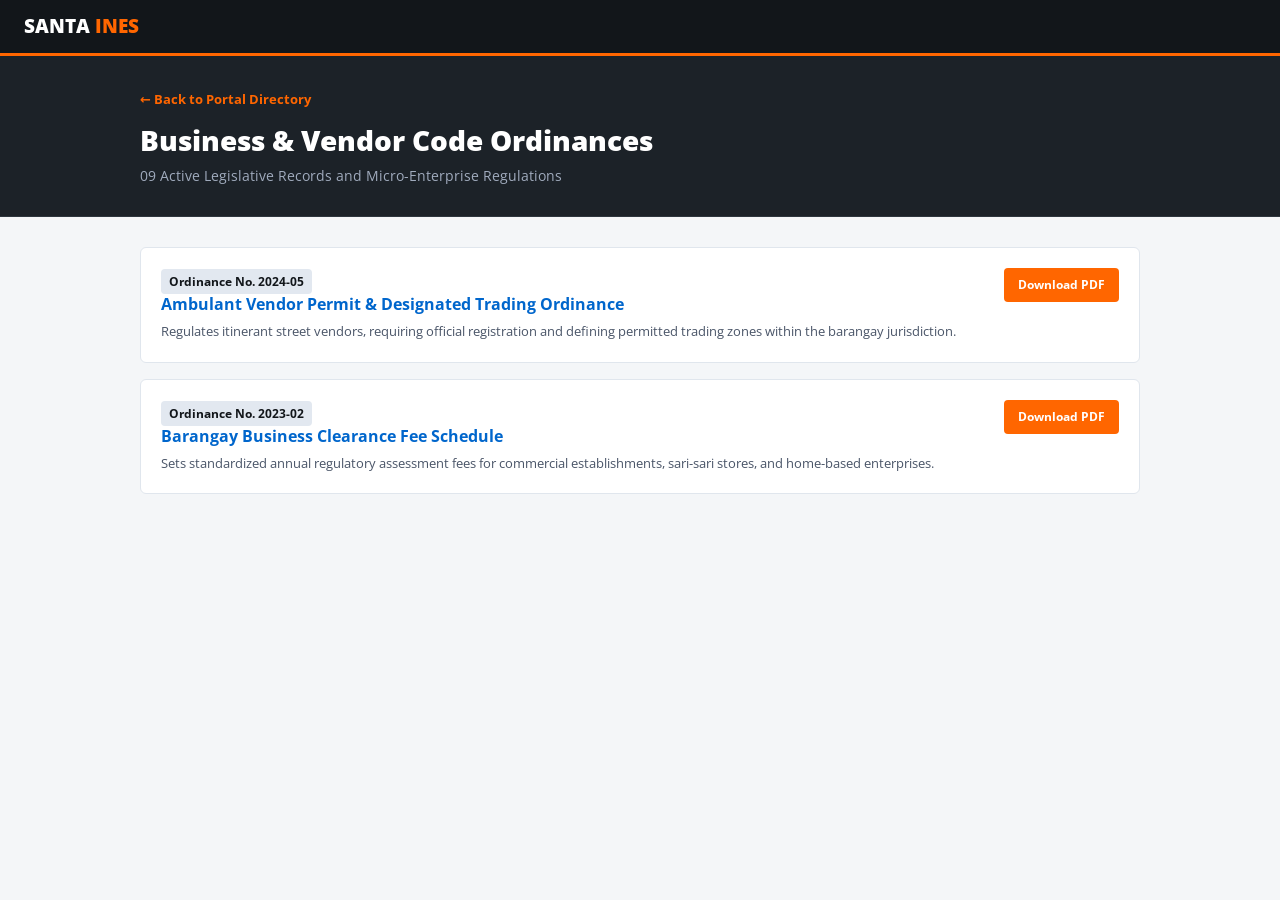
<file: business-vendor-code.html>
<!DOCTYPE html>
<html lang="en">
<head>
  <meta charset="UTF-8">
  <meta name="viewport" content="width=device-width, initial-scale=1.0">
  <title>Business & Vendor Code Ordinances - Barangay Santa Ines</title>
  <link rel="preconnect" href="https://fonts.googleapis.com">
  <link rel="preconnect" href="https://fonts.gstatic.com" crossorigin>
  <link href="https://fonts.googleapis.com/css2?family=Open+Sans:wght@400;600;700;800&display=swap" rel="stylesheet">
  <style>
    :root {
      --sf-orange: #ff6600;
      --sf-orange-hover: #e55b00;
      --sf-dark: #12161a;
      --sf-dark-card: #1c2228;
      --sf-dark-border: #2e363e;
      --sf-light-bg: #f4f6f8;
      --sf-card-border: #e0e6ed;
      --sf-text-main: #222831;
      --sf-text-muted: #5a6578;
      --sf-blue: #0066cc;
    }

    * { box-sizing: border-box; margin: 0; padding: 0; font-family: 'Open Sans', system-ui, sans-serif; }
    body { background-color: var(--sf-light-bg); color: var(--sf-text-main); line-height: 1.5; }

    /* Top Navigation Header */
    .top-nav {
      background-color: var(--sf-dark);
      color: #ffffff;
      padding: 12px 24px;
      display: flex;
      align-items: center;
      justify-content: space-between;
      border-bottom: 3px solid var(--sf-orange);
    }
    .brand-container { display: flex; align-items: center; gap: 12px; text-decoration: none; color: #fff; }
    .brand-title { font-size: 19px; font-weight: 800; }
    .brand-title span { color: var(--sf-orange); }

    /* Banner */
    .page-header {
      background: var(--sf-dark-card);
      color: #ffffff;
      padding: 30px 24px;
      border-bottom: 1px solid var(--sf-dark-border);
    }
    .container { max-width: 1000px; margin: 0 auto; }
    .back-link { color: var(--sf-orange); text-decoration: none; font-size: 13px; font-weight: 700; display: inline-block; margin-bottom: 10px; }
    .back-link:hover { text-decoration: underline; }
    .page-title { font-size: 28px; font-weight: 800; }
    .page-subtitle { color: #a0abbd; font-size: 14px; margin-top: 4px; }

    /* Content Area */
    .main-content { padding: 30px 24px; }
    .ordinance-card {
      background: #ffffff;
      border: 1px solid var(--sf-card-border);
      border-radius: 6px;
      padding: 20px;
      margin-bottom: 16px;
      display: flex;
      justify-content: space-between;
      align-items: flex-start;
      gap: 16px;
    }
    .ordinance-badge {
      background: #e2e8f0;
      color: var(--sf-dark);
      font-size: 12px;
      font-weight: 700;
      padding: 4px 8px;
      border-radius: 4px;
      white-space: nowrap;
    }
    .ordinance-title { font-size: 16px; font-weight: 700; color: var(--sf-blue); margin-bottom: 6px; }
    .ordinance-desc { font-size: 13px; color: #4a5568; }
    .btn-download {
      background-color: var(--sf-orange);
      color: #ffffff;
      padding: 8px 14px;
      border-radius: 4px;
      text-decoration: none;
      font-size: 12px;
      font-weight: 700;
      white-space: nowrap;
    }
    .btn-download:hover { background-color: var(--sf-orange-hover); }
  </style>
</head>
<body>

  <header class="top-nav">
    <a href="index.html" class="brand-container">
      <div class="brand-title">SANTA <span>INES</span></div>
    </a>
  </header>

  <section class="page-header">
    <div class="container">
      <a href="index.html#ordinances" class="back-link">← Back to Portal Directory</a>
      <h1 class="page-title">Business & Vendor Code Ordinances</h1>
      <p class="page-subtitle">09 Active Legislative Records and Micro-Enterprise Regulations</p>
    </div>
  </section>

  <main class="main-content">
    <div class="container">

      <!-- Item 1 -->
      <div class="ordinance-card">
        <div>
          <span class="ordinance-badge">Ordinance No. 2024-05</span>
          <h3 class="ordinance-title">Ambulant Vendor Permit & Designated Trading Ordinance</h3>
          <p class="ordinance-desc">Regulates itinerant street vendors, requiring official registration and defining permitted trading zones within the barangay jurisdiction.</p>
        </div>
        <a href="#" class="btn-download">Download PDF</a>
      </div>

      <!-- Item 2 -->
      <div class="ordinance-card">
        <div>
          <span class="ordinance-badge">Ordinance No. 2023-02</span>
          <h3 class="ordinance-title">Barangay Business Clearance Fee Schedule</h3>
          <p class="ordinance-desc">Sets standardized annual regulatory assessment fees for commercial establishments, sari-sari stores, and home-based enterprises.</p>
        </div>
        <a href="#" class="btn-download">Download PDF</a>
      </div>

    </div>
  </main>

</body>
</html>
</file>
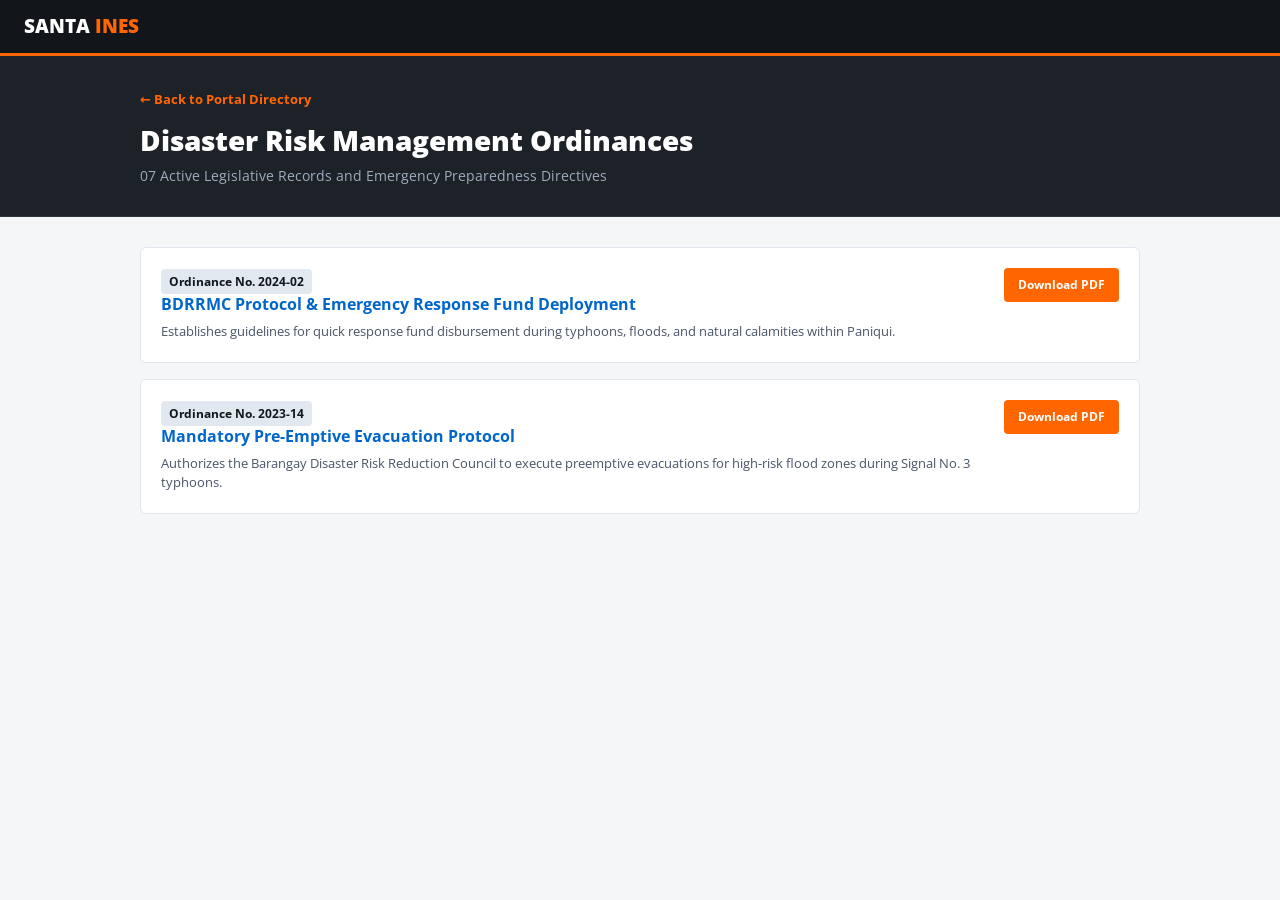
<file: disaster-risk-management.html>
<!DOCTYPE html>
<html lang="en">
<head>
  <meta charset="UTF-8">
  <meta name="viewport" content="width=device-width, initial-scale=1.0">
  <title>Disaster Risk Management Ordinances - Barangay Santa Ines</title>
  <link rel="preconnect" href="https://fonts.googleapis.com">
  <link rel="preconnect" href="https://fonts.gstatic.com" crossorigin>
  <link href="https://fonts.googleapis.com/css2?family=Open+Sans:wght@400;600;700;800&display=swap" rel="stylesheet">
  <style>
    :root {
      --sf-orange: #ff6600;
      --sf-orange-hover: #e55b00;
      --sf-dark: #12161a;
      --sf-dark-card: #1c2228;
      --sf-dark-border: #2e363e;
      --sf-light-bg: #f4f6f8;
      --sf-card-border: #e0e6ed;
      --sf-text-main: #222831;
      --sf-text-muted: #5a6578;
      --sf-blue: #0066cc;
    }

    * { box-sizing: border-box; margin: 0; padding: 0; font-family: 'Open Sans', system-ui, sans-serif; }
    body { background-color: var(--sf-light-bg); color: var(--sf-text-main); line-height: 1.5; }

    /* Top Navigation Header */
    .top-nav {
      background-color: var(--sf-dark);
      color: #ffffff;
      padding: 12px 24px;
      display: flex;
      align-items: center;
      justify-content: space-between;
      border-bottom: 3px solid var(--sf-orange);
    }
    .brand-container { display: flex; align-items: center; gap: 12px; text-decoration: none; color: #fff; }
    .brand-title { font-size: 19px; font-weight: 800; }
    .brand-title span { color: var(--sf-orange); }

    /* Banner */
    .page-header {
      background: var(--sf-dark-card);
      color: #ffffff;
      padding: 30px 24px;
      border-bottom: 1px solid var(--sf-dark-border);
    }
    .container { max-width: 1000px; margin: 0 auto; }
    .back-link { color: var(--sf-orange); text-decoration: none; font-size: 13px; font-weight: 700; display: inline-block; margin-bottom: 10px; }
    .back-link:hover { text-decoration: underline; }
    .page-title { font-size: 28px; font-weight: 800; }
    .page-subtitle { color: #a0abbd; font-size: 14px; margin-top: 4px; }

    /* Content Area */
    .main-content { padding: 30px 24px; }
    .ordinance-card {
      background: #ffffff;
      border: 1px solid var(--sf-card-border);
      border-radius: 6px;
      padding: 20px;
      margin-bottom: 16px;
      display: flex;
      justify-content: space-between;
      align-items: flex-start;
      gap: 16px;
    }
    .ordinance-badge {
      background: #e2e8f0;
      color: var(--sf-dark);
      font-size: 12px;
      font-weight: 700;
      padding: 4px 8px;
      border-radius: 4px;
      white-space: nowrap;
    }
    .ordinance-title { font-size: 16px; font-weight: 700; color: var(--sf-blue); margin-bottom: 6px; }
    .ordinance-desc { font-size: 13px; color: #4a5568; }
    .btn-download {
      background-color: var(--sf-orange);
      color: #ffffff;
      padding: 8px 14px;
      border-radius: 4px;
      text-decoration: none;
      font-size: 12px;
      font-weight: 700;
      white-space: nowrap;
    }
    .btn-download:hover { background-color: var(--sf-orange-hover); }
  </style>
</head>
<body>

  <header class="top-nav">
    <a href="index.html" class="brand-container">
      <div class="brand-title">SANTA <span>INES</span></div>
    </a>
  </header>

  <section class="page-header">
    <div class="container">
      <a href="index.html#ordinances" class="back-link">← Back to Portal Directory</a>
      <h1 class="page-title">Disaster Risk Management Ordinances</h1>
      <p class="page-subtitle">07 Active Legislative Records and Emergency Preparedness Directives</p>
    </div>
  </section>

  <main class="main-content">
    <div class="container">

      <!-- Item 1 -->
      <div class="ordinance-card">
        <div>
          <span class="ordinance-badge">Ordinance No. 2024-02</span>
          <h3 class="ordinance-title">BDRRMC Protocol & Emergency Response Fund Deployment</h3>
          <p class="ordinance-desc">Establishes guidelines for quick response fund disbursement during typhoons, floods, and natural calamities within Paniqui.</p>
        </div>
        <a href="#" class="btn-download">Download PDF</a>
      </div>

      <!-- Item 2 -->
      <div class="ordinance-card">
        <div>
          <span class="ordinance-badge">Ordinance No. 2023-14</span>
          <h3 class="ordinance-title">Mandatory Pre-Emptive Evacuation Protocol</h3>
          <p class="ordinance-desc">Authorizes the Barangay Disaster Risk Reduction Council to execute preemptive evacuations for high-risk flood zones during Signal No. 3 typhoons.</p>
        </div>
        <a href="#" class="btn-download">Download PDF</a>
      </div>

    </div>
  </main>

</body>
</html>
</file>
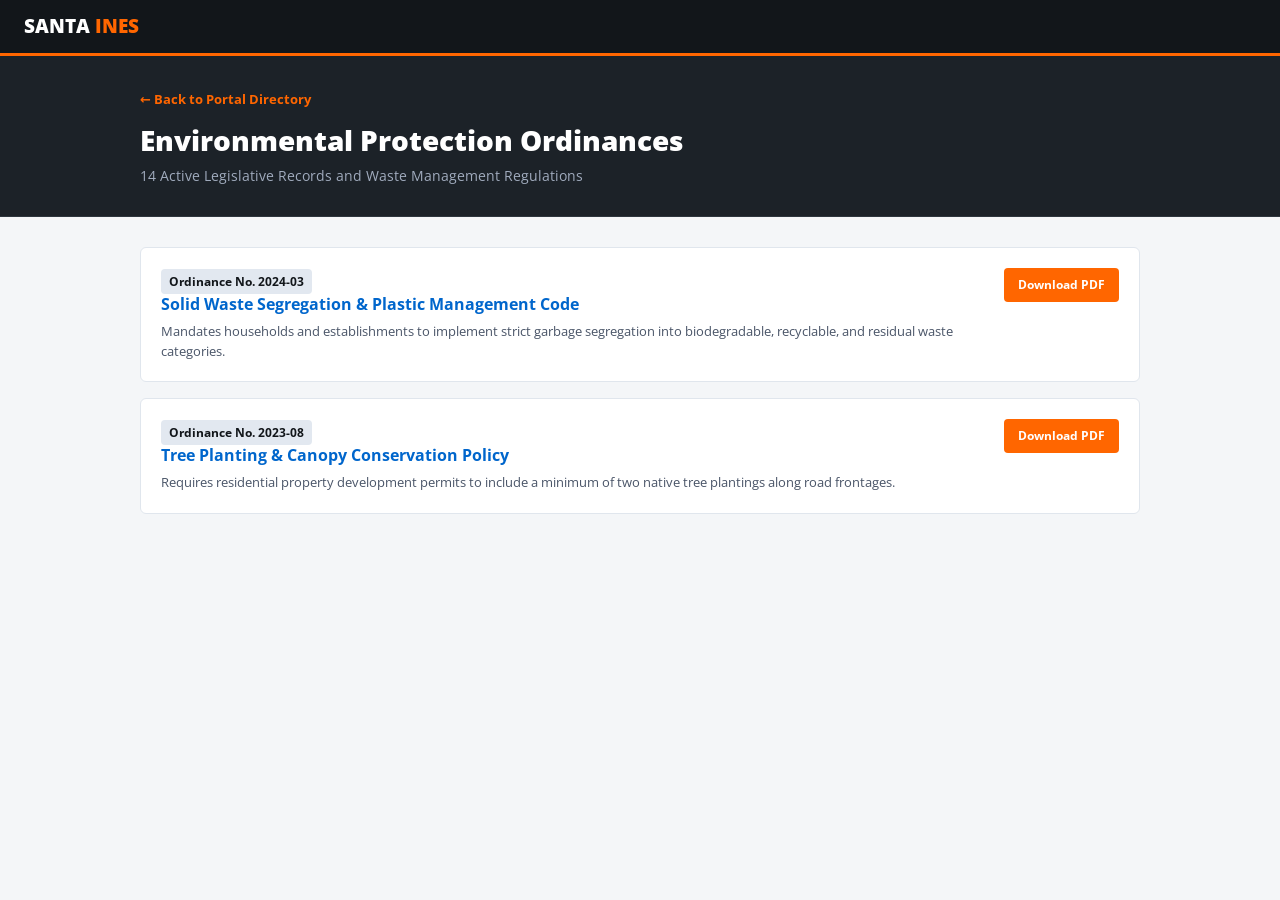
<file: environmental-protection.html>
<!DOCTYPE html>
<html lang="en">
<head>
  <meta charset="UTF-8">
  <meta name="viewport" content="width=device-width, initial-scale=1.0">
  <title>Environmental Protection Ordinances - Barangay Santa Ines</title>
  <link rel="preconnect" href="https://fonts.googleapis.com">
  <link rel="preconnect" href="https://fonts.gstatic.com" crossorigin>
  <link href="https://fonts.googleapis.com/css2?family=Open+Sans:wght@400;600;700;800&display=swap" rel="stylesheet">
  <style>
    :root {
      --sf-orange: #ff6600;
      --sf-orange-hover: #e55b00;
      --sf-dark: #12161a;
      --sf-dark-card: #1c2228;
      --sf-dark-border: #2e363e;
      --sf-light-bg: #f4f6f8;
      --sf-card-border: #e0e6ed;
      --sf-text-main: #222831;
      --sf-text-muted: #5a6578;
      --sf-blue: #0066cc;
    }

    * { box-sizing: border-box; margin: 0; padding: 0; font-family: 'Open Sans', system-ui, sans-serif; }
    body { background-color: var(--sf-light-bg); color: var(--sf-text-main); line-height: 1.5; }

    /* Top Navigation Header */
    .top-nav {
      background-color: var(--sf-dark);
      color: #ffffff;
      padding: 12px 24px;
      display: flex;
      align-items: center;
      justify-content: space-between;
      border-bottom: 3px solid var(--sf-orange);
    }
    .brand-container { display: flex; align-items: center; gap: 12px; text-decoration: none; color: #fff; }
    .brand-title { font-size: 19px; font-weight: 800; }
    .brand-title span { color: var(--sf-orange); }

    /* Banner */
    .page-header {
      background: var(--sf-dark-card);
      color: #ffffff;
      padding: 30px 24px;
      border-bottom: 1px solid var(--sf-dark-border);
    }
    .container { max-width: 1000px; margin: 0 auto; }
    .back-link { color: var(--sf-orange); text-decoration: none; font-size: 13px; font-weight: 700; display: inline-block; margin-bottom: 10px; }
    .back-link:hover { text-decoration: underline; }
    .page-title { font-size: 28px; font-weight: 800; }
    .page-subtitle { color: #a0abbd; font-size: 14px; margin-top: 4px; }

    /* Content Area */
    .main-content { padding: 30px 24px; }
    .ordinance-card {
      background: #ffffff;
      border: 1px solid var(--sf-card-border);
      border-radius: 6px;
      padding: 20px;
      margin-bottom: 16px;
      display: flex;
      justify-content: space-between;
      align-items: flex-start;
      gap: 16px;
    }
    .ordinance-badge {
      background: #e2e8f0;
      color: var(--sf-dark);
      font-size: 12px;
      font-weight: 700;
      padding: 4px 8px;
      border-radius: 4px;
      white-space: nowrap;
    }
    .ordinance-title { font-size: 16px; font-weight: 700; color: var(--sf-blue); margin-bottom: 6px; }
    .ordinance-desc { font-size: 13px; color: #4a5568; }
    .btn-download {
      background-color: var(--sf-orange);
      color: #ffffff;
      padding: 8px 14px;
      border-radius: 4px;
      text-decoration: none;
      font-size: 12px;
      font-weight: 700;
      white-space: nowrap;
    }
    .btn-download:hover { background-color: var(--sf-orange-hover); }
  </style>
</head>
<body>

  <header class="top-nav">
    <a href="index.html" class="brand-container">
      <div class="brand-title">SANTA <span>INES</span></div>
    </a>
  </header>

  <section class="page-header">
    <div class="container">
      <a href="index.html#ordinances" class="back-link">← Back to Portal Directory</a>
      <h1 class="page-title">Environmental Protection Ordinances</h1>
      <p class="page-subtitle">14 Active Legislative Records and Waste Management Regulations</p>
    </div>
  </section>

  <main class="main-content">
    <div class="container">

      <!-- Item 1 -->
      <div class="ordinance-card">
        <div>
          <span class="ordinance-badge">Ordinance No. 2024-03</span>
          <h3 class="ordinance-title">Solid Waste Segregation & Plastic Management Code</h3>
          <p class="ordinance-desc">Mandates households and establishments to implement strict garbage segregation into biodegradable, recyclable, and residual waste categories.</p>
        </div>
        <a href="#" class="btn-download">Download PDF</a>
      </div>

      <!-- Item 2 -->
      <div class="ordinance-card">
        <div>
          <span class="ordinance-badge">Ordinance No. 2023-08</span>
          <h3 class="ordinance-title">Tree Planting & Canopy Conservation Policy</h3>
          <p class="ordinance-desc">Requires residential property development permits to include a minimum of two native tree plantings along road frontages.</p>
        </div>
        <a href="#" class="btn-download">Download PDF</a>
      </div>

    </div>
  </main>

</body>
</html>
</file>
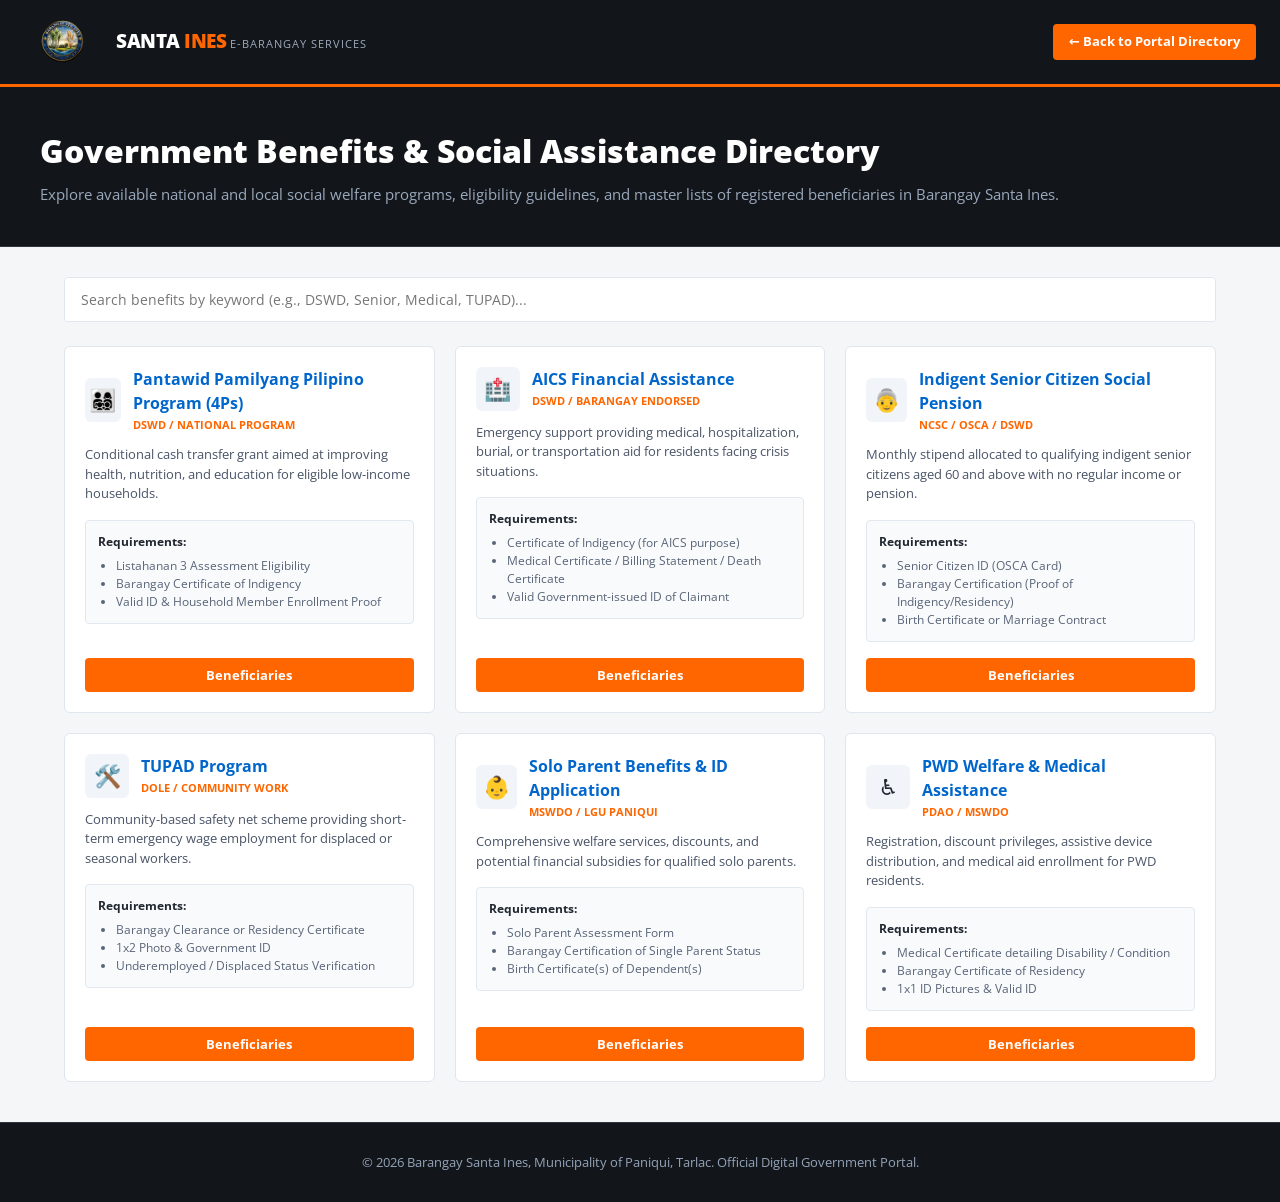
<file: government-benefits.html>
<!DOCTYPE html>
<html lang="en">
<head>
  <meta charset="UTF-8">
  <meta name="viewport" content="width=device-width, initial-scale=1.0">
  <title>Government Benefits Directory - Barangay Santa Ines</title>
  <link rel="preconnect" href="https://fonts.googleapis.com">
  <link rel="preconnect" href="https://fonts.gstatic.com" crossorigin>
  <link href="https://fonts.googleapis.com/css2?family=Open+Sans:wght@400;600;700;800&display=swap" rel="stylesheet">
  <style>
    :root {
      --sf-orange: #ff6600;
      --sf-orange-hover: #e55b00;
      --sf-dark: #12161a;
      --sf-dark-card: #1c2228;
      --sf-dark-border: #2e363e;
      --sf-light-bg: #f4f6f8;
      --sf-card-border: #e0e6ed;
      --sf-text-main: #222831;
      --sf-text-muted: #5a6578;
      --sf-blue: #0066cc;
      --sf-green: #28a745;
    }

    * {
      box-sizing: border-box;
      margin: 0;
      padding: 0;
      font-family: 'Open Sans', system-ui, -apple-system, sans-serif;
    }

    body {
      background-color: var(--sf-light-bg);
      color: var(--sf-text-main);
      line-height: 1.5;
    }

    .top-nav {
      background-color: var(--sf-dark);
      color: #ffffff;
      padding: 12px 24px;
      display: flex;
      align-items: center;
      justify-content: space-between;
      border-bottom: 3px solid var(--sf-orange);
      position: sticky;
      top: 0;
      z-index: 1000;
    }

    .brand-container {
      display: flex;
      align-items: center;
      gap: 12px;
      text-decoration: none;
      color: #fff;
    }

    .brand-logo {
      height: 60px;
      width: auto;
      max-width: 80px;
      object-fit: contain;
      border-radius: 4px;
    }

    .brand-title {
      font-size: 19px;
      font-weight: 800;
      line-height: 1;
      letter-spacing: -0.5px;
    }

    .brand-title span {
      color: var(--sf-orange);
    }

    .brand-subtitle {
      font-size: 11px;
      color: #a0abbd;
      text-transform: uppercase;
      letter-spacing: 1px;
      margin-top: 2px;
    }

    .btn {
      padding: 8px 16px;
      border-radius: 4px;
      font-size: 13px;
      font-weight: 700;
      cursor: pointer;
      text-decoration: none;
      display: inline-flex;
      align-items: center;
      gap: 6px;
      border: none;
      transition: background-color 0.2s;
    }

    .btn-orange {
      background-color: var(--sf-orange);
      color: #ffffff;
    }

    .btn-orange:hover {
      background-color: var(--sf-orange-hover);
    }

    .hero-sub {
      background: var(--sf-dark);
      color: #ffffff;
      padding: 40px 24px;
      border-bottom: 1px solid var(--sf-dark-border);
    }

    .hero-sub-container {
      max-width: 1200px;
      margin: 0 auto;
    }

    .hero-sub h1 {
      font-size: 32px;
      font-weight: 800;
      margin-bottom: 8px;
    }

    .hero-sub p {
      color: #9aa8bc;
      font-size: 15px;
    }

    .main-container {
      max-width: 1200px;
      margin: 30px auto;
      padding: 0 24px;
    }

    .search-box {
      margin-bottom: 24px;
      display: flex;
      background: #ffffff;
      border-radius: 4px;
      overflow: hidden;
      border: 1px solid var(--sf-card-border);
    }

    .search-box input {
      flex: 1;
      padding: 12px 16px;
      border: none;
      font-size: 14px;
      outline: none;
    }

    .benefits-grid {
      display: grid;
      grid-template-columns: repeat(auto-fill, minmax(350px, 1fr));
      gap: 20px;
      margin-bottom: 40px;
    }

    .benefit-card {
      background: #ffffff;
      border: 1px solid var(--sf-card-border);
      border-radius: 6px;
      padding: 20px;
      display: flex;
      flex-direction: column;
      justify-content: space-between;
    }

    .benefit-header {
      display: flex;
      align-items: center;
      gap: 12px;
      margin-bottom: 12px;
    }

    .benefit-icon {
      width: 44px;
      height: 44px;
      background: #f1f5f9;
      border-radius: 6px;
      display: flex;
      align-items: center;
      justify-content: center;
      font-size: 22px;
    }

    .benefit-title {
      font-size: 16px;
      font-weight: 700;
      color: var(--sf-blue);
    }

    .agency-tag {
      font-size: 11px;
      font-weight: 700;
      color: var(--sf-orange);
      text-transform: uppercase;
      margin-top: 2px;
    }

    .benefit-desc {
      font-size: 13px;
      color: #4a5568;
      margin-bottom: 16px;
    }

    .req-list {
      background: #f8fafc;
      border: 1px solid #e2e8f0;
      border-radius: 4px;
      padding: 12px;
      margin-bottom: 16px;
      font-size: 12px;
    }

    .req-list strong {
      display: block;
      margin-bottom: 6px;
      color: var(--sf-text-main);
    }

    .req-list ul {
      padding-left: 18px;
      color: var(--sf-text-muted);
    }

    /* Beneficiaries Modal Styling */
    .modal-overlay {
      position: fixed;
      top: 0;
      left: 0;
      right: 0;
      bottom: 0;
      background: rgba(0, 0, 0, 0.65);
      display: flex;
      align-items: center;
      justify-content: center;
      z-index: 2000;
      opacity: 0;
      visibility: hidden;
      transition: opacity 0.2s ease, visibility 0.2s ease;
    }

    .modal-overlay.active {
      opacity: 1;
      visibility: visible;
    }

    .modal-window {
      background: #ffffff;
      border-radius: 6px;
      width: 100%;
      max-width: 650px;
      box-shadow: 0 10px 25px rgba(0,0,0,0.3);
      overflow: hidden;
      transform: translateY(-20px);
      transition: transform 0.2s ease;
    }

    .modal-overlay.active .modal-window {
      transform: translateY(0);
    }

    .modal-header {
      background: var(--sf-dark);
      color: #ffffff;
      padding: 16px 20px;
      display: flex;
      justify-content: space-between;
      align-items: center;
      border-bottom: 3px solid var(--sf-orange);
    }

    .modal-title {
      font-size: 16px;
      font-weight: 700;
    }

    .modal-close {
      background: none;
      border: none;
      color: #a0abbd;
      font-size: 22px;
      cursor: pointer;
      line-height: 1;
    }

    .modal-close:hover {
      color: #ffffff;
    }

    .modal-body {
      padding: 20px;
      max-height: 75vh;
      overflow-y: auto;
    }

    .beneficiary-table {
      width: 100%;
      border-collapse: collapse;
      font-size: 13px;
      margin-top: 10px;
    }

    .beneficiary-table th {
      background: #f1f5f9;
      color: var(--sf-text-main);
      text-align: left;
      padding: 10px;
      font-weight: 700;
      border-bottom: 2px solid #cbd5e1;
    }

    .beneficiary-table td {
      padding: 10px;
      border-bottom: 1px solid #e2e8f0;
      color: #334155;
    }

    .beneficiary-table tr:hover {
      background-color: #f8fafc;
    }

    .status-badge {
      display: inline-block;
      padding: 3px 8px;
      font-size: 11px;
      font-weight: 700;
      border-radius: 3px;
      text-transform: uppercase;
    }

    .status-active {
      background-color: #dcfce7;
      color: #15803d;
    }

    .status-pending {
      background-color: #fef3c7;
      color: #b45309;
    }

    footer {
      background: var(--sf-dark);
      color: #94a3b8;
      padding: 30px 24px;
      border-top: 1px solid var(--sf-dark-border);
      font-size: 13px;
      text-align: center;
    }
  </style>
</head>
<body>

  <header class="top-nav">
    <a href="index.html" class="brand-container">
      <img src="brgyLOGO.png" alt="Santa Ines Logo" class="brand-logo">
      <div class="brand-text">
        <span class="brand-title">SANTA <span>INES</span></span>
        <span class="brand-subtitle">e-Barangay Services</span>
      </div>
    </a>

    <a href="index.html" class="btn btn-orange">← Back to Portal Directory</a>
  </header>

  <section class="hero-sub">
    <div class="hero-sub-container">
      <h1>Government Benefits & Social Assistance Directory</h1>
      <p>Explore available national and local social welfare programs, eligibility guidelines, and master lists of registered beneficiaries in Barangay Santa Ines.</p>
    </div>
  </section>

  <main class="main-container">
    <div class="search-box">
      <input type="text" id="benefitSearch" placeholder="Search benefits by keyword (e.g., DSWD, Senior, Medical, TUPAD)..." onkeyup="filterBenefits()">
    </div>

    <div class="benefits-grid" id="benefitsGrid">

      <!-- 4Ps Card -->
      <div class="benefit-card" data-title="Pantawid Pamilyang Pilipino Program 4Ps DSWD">
        <div>
          <div class="benefit-header">
            <div class="benefit-icon">👨‍👩‍👧‍👦</div>
            <div>
              <div class="benefit-title">Pantawid Pamilyang Pilipino Program (4Ps)</div>
              <div class="agency-tag">DSWD / National Program</div>
            </div>
          </div>
          <p class="benefit-desc">Conditional cash transfer grant aimed at improving health, nutrition, and education for eligible low-income households.</p>
          <div class="req-list">
            <strong>Requirements:</strong>
            <ul>
              <li>Listahanan 3 Assessment Eligibility</li>
              <li>Barangay Certificate of Indigency</li>
              <li>Valid ID & Household Member Enrollment Proof</li>
            </ul>
          </div>
        </div>
        <button class="btn btn-orange" style="width:100%; justify-content:center;" onclick="openBeneficiariesModal('4ps')">Beneficiaries</button>
      </div>

      <!-- AICS Card -->
      <div class="benefit-card" data-title="Assistance to Individuals in Crisis Situation AICS DSWD Medical Burial Emergency">
        <div>
          <div class="benefit-header">
            <div class="benefit-icon">🏥</div>
            <div>
              <div class="benefit-title">AICS Financial Assistance</div>
              <div class="agency-tag">DSWD / Barangay Endorsed</div>
            </div>
          </div>
          <p class="benefit-desc">Emergency support providing medical, hospitalization, burial, or transportation aid for residents facing crisis situations.</p>
          <div class="req-list">
            <strong>Requirements:</strong>
            <ul>
              <li>Certificate of Indigency (for AICS purpose)</li>
              <li>Medical Certificate / Billing Statement / Death Certificate</li>
              <li>Valid Government-issued ID of Claimant</li>
            </ul>
          </div>
        </div>
        <button class="btn btn-orange" style="width:100%; justify-content:center;" onclick="openBeneficiariesModal('aics')">Beneficiaries</button>
      </div>

      <!-- Social Pension Card -->
      <div class="benefit-card" data-title="Social Pension for Indigent Senior Citizens OSCA Pension">
        <div>
          <div class="benefit-header">
            <div class="benefit-icon">👵</div>
            <div>
              <div class="benefit-title">Indigent Senior Citizen Social Pension</div>
              <div class="agency-tag">NCSC / OSCA / DSWD</div>
            </div>
          </div>
          <p class="benefit-desc">Monthly stipend allocated to qualifying indigent senior citizens aged 60 and above with no regular income or pension.</p>
          <div class="req-list">
            <strong>Requirements:</strong>
            <ul>
              <li>Senior Citizen ID (OSCA Card)</li>
              <li>Barangay Certification (Proof of Indigency/Residency)</li>
              <li>Birth Certificate or Marriage Contract</li>
            </ul>
          </div>
        </div>
        <button class="btn btn-orange" style="width:100%; justify-content:center;" onclick="openBeneficiariesModal('pension')">Beneficiaries</button>
      </div>

      <!-- TUPAD Card -->
      <div class="benefit-card" data-title="TUPAD Emergency Employment DOLE Work">
        <div>
          <div class="benefit-header">
            <div class="benefit-icon">🛠️</div>
            <div>
              <div class="benefit-title">TUPAD Program</div>
              <div class="agency-tag">DOLE / Community Work</div>
            </div>
          </div>
          <p class="benefit-desc">Community-based safety net scheme providing short-term emergency wage employment for displaced or seasonal workers.</p>
          <div class="req-list">
            <strong>Requirements:</strong>
            <ul>
              <li>Barangay Clearance or Residency Certificate</li>
              <li>1x2 Photo & Government ID</li>
              <li>Underemployed / Displaced Status Verification</li>
            </ul>
          </div>
        </div>
        <button class="btn btn-orange" style="width:100%; justify-content:center;" onclick="openBeneficiariesModal('tupad')">Beneficiaries</button>
      </div>

      <!-- Solo Parent Card -->
      <div class="benefit-card" data-title="Solo Parent Welfare Act Cash Aid Assistance">
        <div>
          <div class="benefit-header">
            <div class="benefit-icon">👶</div>
            <div>
              <div class="benefit-title">Solo Parent Benefits & ID Application</div>
              <div class="agency-tag">MSWDO / LGU Paniqui</div>
            </div>
          </div>
          <p class="benefit-desc">Comprehensive welfare services, discounts, and potential financial subsidies for qualified solo parents.</p>
          <div class="req-list">
            <strong>Requirements:</strong>
            <ul>
              <li>Solo Parent Assessment Form</li>
              <li>Barangay Certification of Single Parent Status</li>
              <li>Birth Certificate(s) of Dependent(s)</li>
            </ul>
          </div>
        </div>
        <button class="btn btn-orange" style="width:100%; justify-content:center;" onclick="openBeneficiariesModal('soloparent')">Beneficiaries</button>
      </div>

      <!-- PWD Card -->
      <div class="benefit-card" data-title="Persons with Disability PWD Allowance Assistance Discount">
        <div>
          <div class="benefit-header">
            <div class="benefit-icon">♿</div>
            <div>
              <div class="benefit-title">PWD Welfare & Medical Assistance</div>
              <div class="agency-tag">PDAO / MSWDO</div>
            </div>
          </div>
          <p class="benefit-desc">Registration, discount privileges, assistive device distribution, and medical aid enrollment for PWD residents.</p>
          <div class="req-list">
            <strong>Requirements:</strong>
            <ul>
              <li>Medical Certificate detailing Disability / Condition</li>
              <li>Barangay Certificate of Residency</li>
              <li>1x1 ID Pictures & Valid ID</li>
            </ul>
          </div>
        </div>
        <button class="btn btn-orange" style="width:100%; justify-content:center;" onclick="openBeneficiariesModal('pwd')">Beneficiaries</button>
      </div>

    </div>
  </main>

  <!-- Beneficiaries List Modal -->
  <div class="modal-overlay" id="beneficiariesModal">
    <div class="modal-window">
      <div class="modal-header">
        <div class="modal-title" id="modalProgramTitle">Program Beneficiaries</div>
        <button class="modal-close" onclick="closeBeneficiariesModal()">&times;</button>
      </div>
      <div class="modal-body">
        <p style="font-size:12px; color:var(--sf-text-muted); margin-bottom:12px;">
          Official master list of enrolled and verified beneficiaries under Barangay Santa Ines jurisdiction.
        </p>
        <div id="modalBeneficiaryContainer"></div>
      </div>
    </div>
  </div>

  <footer>
    <p>&copy; 2026 Barangay Santa Ines, Municipality of Paniqui, Tarlac. Official Digital Government Portal.</p>
  </footer>

  <script>
    // Master Registry of Program Beneficiaries
    const beneficiaryData = {
      '4ps': {
        title: '4Ps Beneficiaries Master List',
        list: [
          { name: 'Santos, Maria Elena C.', purok: 'Purok 1', status: 'Active Beneficiary', date: 'Q1 2026' },
          { name: 'Dela Cruz, Juan M.', purok: 'Purok 3', status: 'Active Beneficiary', date: 'Q1 2026' },
          { name: 'Reyes, Anita B.', purok: 'Purok 2', status: 'Active Beneficiary', date: 'Q1 2026' },
          { name: 'Aquino, Rosalinda S.', purok: 'Purok 5', status: 'Active Beneficiary', date: 'Q1 2026' },
          { name: 'Mendoza, Carlos P.', purok: 'Purok 4', status: 'Pending Verification', date: 'Q1 2026' }
        ]
      },
      'aics': {
        title: 'AICS Medical & Emergency Grant Recipients',
        list: [
          { name: 'Torres, Generoso L.', purok: 'Purok 2', status: 'Grant Disbursed', date: 'Feb 2026' },
          { name: 'Castillo, Remedios N.', purok: 'Purok 4', status: 'Grant Disbursed', date: 'Jan 2026' },
          { name: 'Valdez, Ferdinand K.', purok: 'Purok 1', status: 'Grant Disbursed', date: 'Feb 2026' },
          { name: 'Bautista, Clarita R.', purok: 'Purok 3', status: 'Approved', date: 'Mar 2026' }
        ]
      },
      'pension': {
        title: 'Indigent Senior Citizen Social Pensioners',
        list: [
          { name: 'Balancio, Severino D. (78)', purok: 'Purok 1', status: 'Active Pensioner', date: '2026 Cycle' },
          { name: 'Mercado, Esperanza F. (82)', purok: 'Purok 3', status: 'Active Pensioner', date: '2026 Cycle' },
          { name: 'Antolin, Crispulo M. (71)', purok: 'Purok 5', status: 'Active Pensioner', date: '2026 Cycle' },
          { name: 'Calpito, Tomasa S. (69)', purok: 'Purok 2', status: 'Active Pensioner', date: '2026 Cycle' }
        ]
      },
      'tupad': {
        title: 'TUPAD Community Emergency Workers Batch',
        list: [
          { name: 'Ramos, Eduardo B.', purok: 'Purok 3', status: 'Deployed', date: 'Q1 2026 Work Cycle' },
          { name: 'Abuan, Josephine G.', purok: 'Purok 2', status: 'Deployed', date: 'Q1 2026 Work Cycle' },
          { name: 'Sevillaga, Manuel T.', purok: 'Purok 4', status: 'Deployed', date: 'Q1 2026 Work Cycle' },
          { name: 'Rabanal, Pedro C.', purok: 'Purok 1', status: 'Completed', date: 'Jan 2026 Work Cycle' }
        ]
      },
      'soloparent': {
        title: 'Registered Solo Parent Beneficiaries',
        list: [
          { name: 'Villanueva, Sarah Jane P.', purok: 'Purok 5', status: 'Verified ID Issued', date: '2026 Active' },
          { name: 'Garcia, Liza Marie T.', purok: 'Purok 1', status: 'Verified ID Issued', date: '2026 Active' },
          { name: 'Perez, Corazon N.', purok: 'Purok 4', status: 'Renewal Pending', date: '2026 Active' }
        ]
      },
      'pwd': {
        title: 'Registered PWD Assistance Recipients',
        list: [
          { name: 'Cabñero, Rodrigo M.', purok: 'Purok 2', status: 'Active Member', date: '2026 Registry' },
          { name: 'Santiago, Beatriz L.', purok: 'Purok 4', status: 'Active Member', date: '2026 Registry' },
          { name: 'Dizon, Arnel C.', purok: 'Purok 3', status: 'Active Member', date: '2026 Registry' }
        ]
      }
    };

    function filterBenefits() {
      const term = document.getElementById('benefitSearch').value.toLowerCase();
      const cards = document.querySelectorAll('#benefitsGrid .benefit-card');

      cards.forEach(card => {
        const title = card.getAttribute('data-title').toLowerCase();
        const content = card.innerText.toLowerCase();
        if (title.includes(term) || content.includes(term)) {
          card.style.display = 'flex';
        } else {
          card.style.display = 'none';
        }
      });
    }

    function openBeneficiariesModal(programKey) {
      const prog = beneficiaryData[programKey];
      if (!prog) return;

      document.getElementById('modalProgramTitle').innerText = prog.title;
      
      let html = `
        <table class="beneficiary-table">
          <thead>
            <tr>
              <th>Beneficiary Name</th>
              <th>Purok Address</th>
              <th>Status</th>
              <th>Period</th>
            </tr>
          </thead>
          <tbody>
      `;

      prog.list.forEach(item => {
        const badgeClass = item.status.includes('Pending') ? 'status-pending' : 'status-active';
        html += `
          <tr>
            <td><strong>${item.name}</strong></td>
            <td>${item.purok}</td>
            <td><span class="status-badge ${badgeClass}">${item.status}</span></td>
            <td>${item.date}</td>
          </tr>
        `;
      });

      html += `
          </tbody>
        </table>
      `;

      document.getElementById('modalBeneficiaryContainer').innerHTML = html;
      document.getElementById('beneficiariesModal').classList.add('active');
    }

    function closeBeneficiariesModal() {
      document.getElementById('beneficiariesModal').classList.remove('active');
    }
  </script>
</body>
</html>
</file>
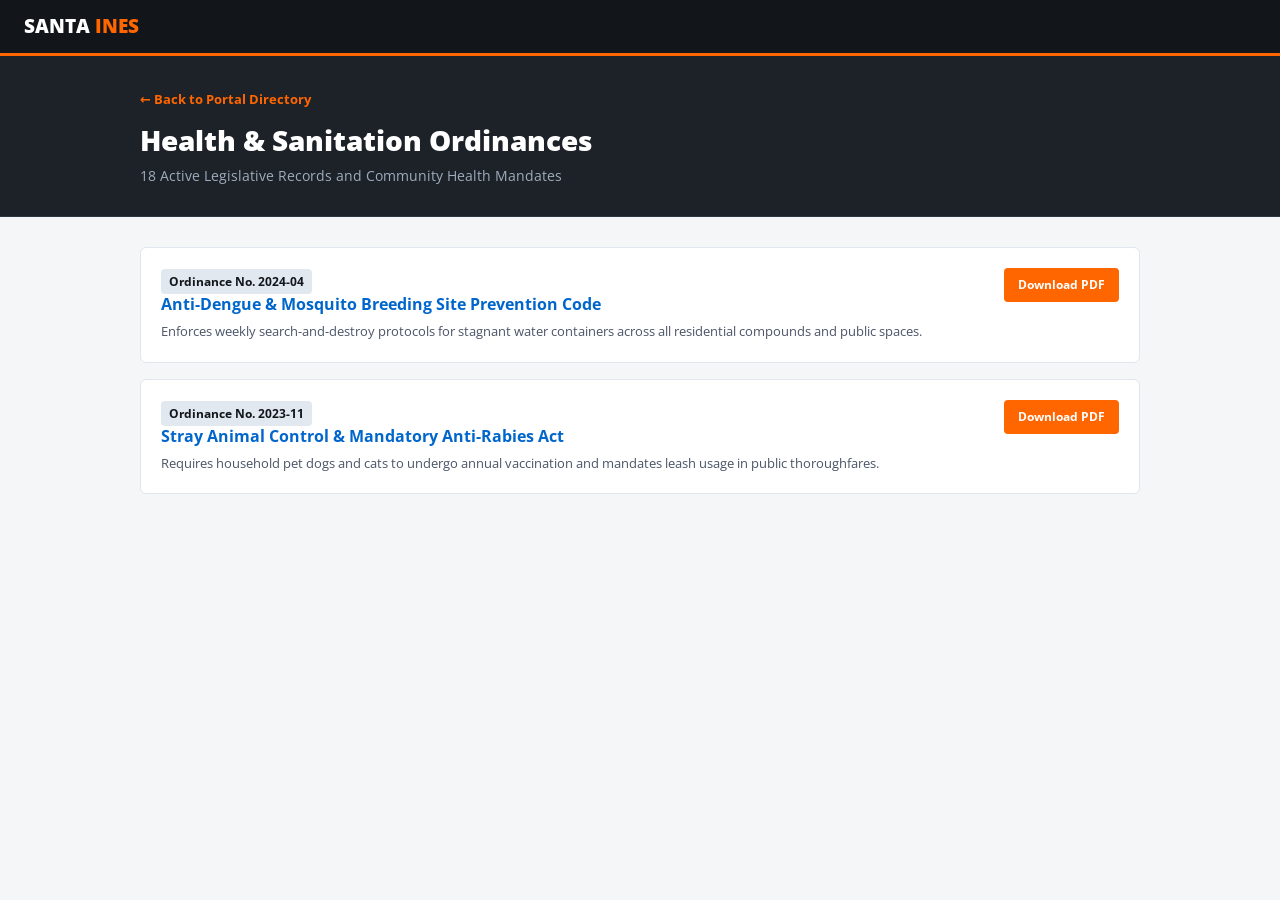
<file: health-sanitation.html>
<!DOCTYPE html>
<html lang="en">
<head>
  <meta charset="UTF-8">
  <meta name="viewport" content="width=device-width, initial-scale=1.0">
  <title>Health & Sanitation Ordinances - Barangay Santa Ines</title>
  <link rel="preconnect" href="https://fonts.googleapis.com">
  <link rel="preconnect" href="https://fonts.gstatic.com" crossorigin>
  <link href="https://fonts.googleapis.com/css2?family=Open+Sans:wght@400;600;700;800&display=swap" rel="stylesheet">
  <style>
    :root {
      --sf-orange: #ff6600;
      --sf-orange-hover: #e55b00;
      --sf-dark: #12161a;
      --sf-dark-card: #1c2228;
      --sf-dark-border: #2e363e;
      --sf-light-bg: #f4f6f8;
      --sf-card-border: #e0e6ed;
      --sf-text-main: #222831;
      --sf-text-muted: #5a6578;
      --sf-blue: #0066cc;
    }

    * { box-sizing: border-box; margin: 0; padding: 0; font-family: 'Open Sans', system-ui, sans-serif; }
    body { background-color: var(--sf-light-bg); color: var(--sf-text-main); line-height: 1.5; }

    /* Top Navigation Header */
    .top-nav {
      background-color: var(--sf-dark);
      color: #ffffff;
      padding: 12px 24px;
      display: flex;
      align-items: center;
      justify-content: space-between;
      border-bottom: 3px solid var(--sf-orange);
    }
    .brand-container { display: flex; align-items: center; gap: 12px; text-decoration: none; color: #fff; }
    .brand-title { font-size: 19px; font-weight: 800; }
    .brand-title span { color: var(--sf-orange); }

    /* Banner */
    .page-header {
      background: var(--sf-dark-card);
      color: #ffffff;
      padding: 30px 24px;
      border-bottom: 1px solid var(--sf-dark-border);
    }
    .container { max-width: 1000px; margin: 0 auto; }
    .back-link { color: var(--sf-orange); text-decoration: none; font-size: 13px; font-weight: 700; display: inline-block; margin-bottom: 10px; }
    .back-link:hover { text-decoration: underline; }
    .page-title { font-size: 28px; font-weight: 800; }
    .page-subtitle { color: #a0abbd; font-size: 14px; margin-top: 4px; }

    /* Content Area */
    .main-content { padding: 30px 24px; }
    .ordinance-card {
      background: #ffffff;
      border: 1px solid var(--sf-card-border);
      border-radius: 6px;
      padding: 20px;
      margin-bottom: 16px;
      display: flex;
      justify-content: space-between;
      align-items: flex-start;
      gap: 16px;
    }
    .ordinance-badge {
      background: #e2e8f0;
      color: var(--sf-dark);
      font-size: 12px;
      font-weight: 700;
      padding: 4px 8px;
      border-radius: 4px;
      white-space: nowrap;
    }
    .ordinance-title { font-size: 16px; font-weight: 700; color: var(--sf-blue); margin-bottom: 6px; }
    .ordinance-desc { font-size: 13px; color: #4a5568; }
    .btn-download {
      background-color: var(--sf-orange);
      color: #ffffff;
      padding: 8px 14px;
      border-radius: 4px;
      text-decoration: none;
      font-size: 12px;
      font-weight: 700;
      white-space: nowrap;
    }
    .btn-download:hover { background-color: var(--sf-orange-hover); }
  </style>
</head>
<body>

  <header class="top-nav">
    <a href="index.html" class="brand-container">
      <div class="brand-title">SANTA <span>INES</span></div>
    </a>
  </header>

  <section class="page-header">
    <div class="container">
      <a href="index.html#ordinances" class="back-link">← Back to Portal Directory</a>
      <h1 class="page-title">Health & Sanitation Ordinances</h1>
      <p class="page-subtitle">18 Active Legislative Records and Community Health Mandates</p>
    </div>
  </section>

  <main class="main-content">
    <div class="container">

      <!-- Item 1 -->
      <div class="ordinance-card">
        <div>
          <span class="ordinance-badge">Ordinance No. 2024-04</span>
          <h3 class="ordinance-title">Anti-Dengue & Mosquito Breeding Site Prevention Code</h3>
          <p class="ordinance-desc">Enforces weekly search-and-destroy protocols for stagnant water containers across all residential compounds and public spaces.</p>
        </div>
        <a href="#" class="btn-download">Download PDF</a>
      </div>

      <!-- Item 2 -->
      <div class="ordinance-card">
        <div>
          <span class="ordinance-badge">Ordinance No. 2023-11</span>
          <h3 class="ordinance-title">Stray Animal Control & Mandatory Anti-Rabies Act</h3>
          <p class="ordinance-desc">Requires household pet dogs and cats to undergo annual vaccination and mandates leash usage in public thoroughfares.</p>
        </div>
        <a href="#" class="btn-download">Download PDF</a>
      </div>

    </div>
  </main>

</body>
</html>
</file>
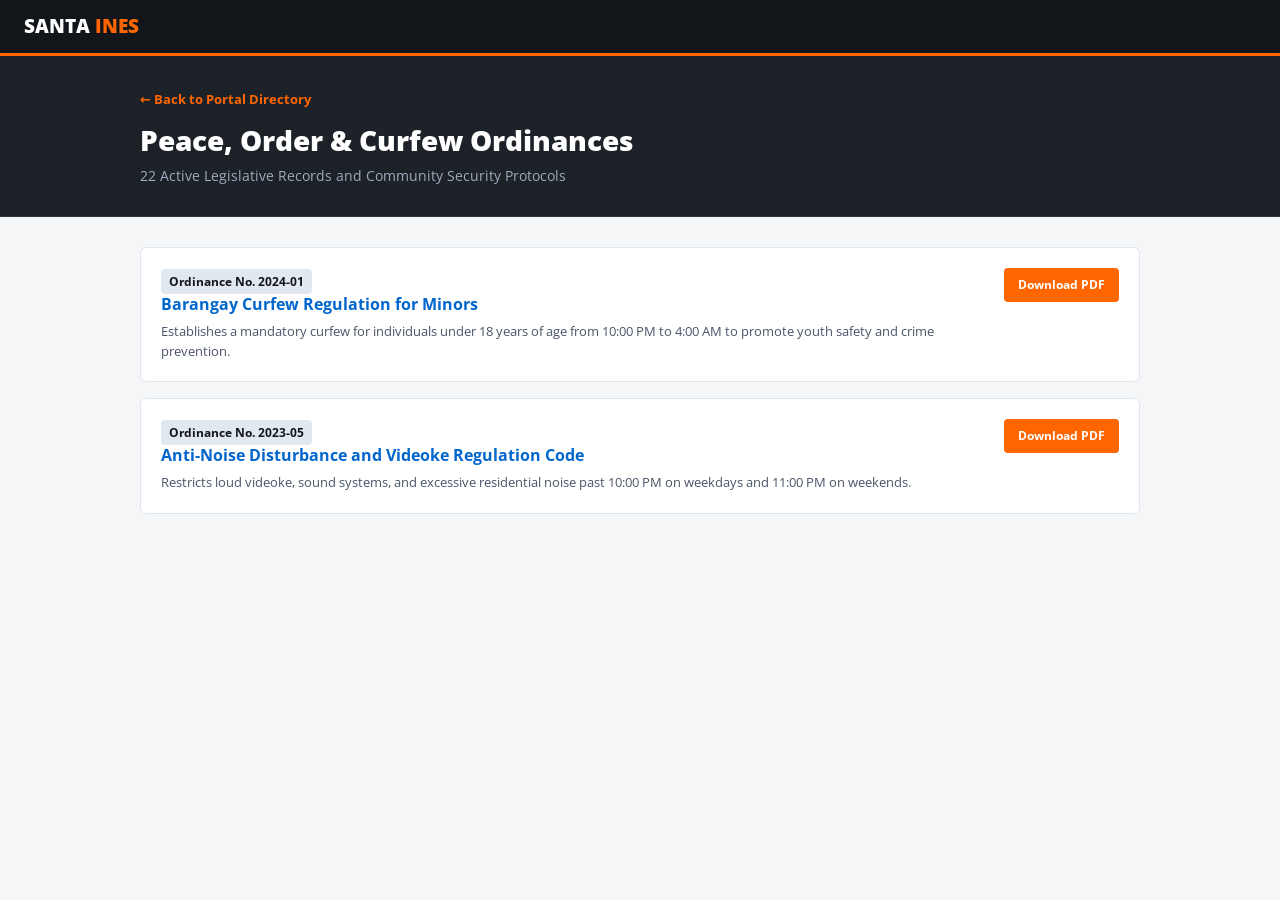
<file: peace-order-curfew.html>
<!DOCTYPE html>
<html lang="en">
<head>
  <meta charset="UTF-8">
  <meta name="viewport" content="width=device-width, initial-scale=1.0">
  <title>Peace, Order & Curfew Ordinances - Barangay Santa Ines</title>
  <link rel="preconnect" href="https://fonts.googleapis.com">
  <link rel="preconnect" href="https://fonts.gstatic.com" crossorigin>
  <link href="https://fonts.googleapis.com/css2?family=Open+Sans:wght@400;600;700;800&display=swap" rel="stylesheet">
  <style>
    :root {
      --sf-orange: #ff6600;
      --sf-orange-hover: #e55b00;
      --sf-dark: #12161a;
      --sf-dark-card: #1c2228;
      --sf-dark-border: #2e363e;
      --sf-light-bg: #f4f6f8;
      --sf-card-border: #e0e6ed;
      --sf-text-main: #222831;
      --sf-text-muted: #5a6578;
      --sf-blue: #0066cc;
    }

    * { box-sizing: border-box; margin: 0; padding: 0; font-family: 'Open Sans', system-ui, sans-serif; }
    body { background-color: var(--sf-light-bg); color: var(--sf-text-main); line-height: 1.5; }

    /* Top Navigation Header */
    .top-nav {
      background-color: var(--sf-dark);
      color: #ffffff;
      padding: 12px 24px;
      display: flex;
      align-items: center;
      justify-content: space-between;
      border-bottom: 3px solid var(--sf-orange);
    }
    .brand-container { display: flex; align-items: center; gap: 12px; text-decoration: none; color: #fff; }
    .brand-title { font-size: 19px; font-weight: 800; }
    .brand-title span { color: var(--sf-orange); }

    /* Banner */
    .page-header {
      background: var(--sf-dark-card);
      color: #ffffff;
      padding: 30px 24px;
      border-bottom: 1px solid var(--sf-dark-border);
    }
    .container { max-width: 1000px; margin: 0 auto; }
    .back-link { color: var(--sf-orange); text-decoration: none; font-size: 13px; font-weight: 700; display: inline-block; margin-bottom: 10px; }
    .back-link:hover { text-decoration: underline; }
    .page-title { font-size: 28px; font-weight: 800; }
    .page-subtitle { color: #a0abbd; font-size: 14px; margin-top: 4px; }

    /* Content Area */
    .main-content { padding: 30px 24px; }
    .ordinance-card {
      background: #ffffff;
      border: 1px solid var(--sf-card-border);
      border-radius: 6px;
      padding: 20px;
      margin-bottom: 16px;
      display: flex;
      justify-content: space-between;
      align-items: flex-start;
      gap: 16px;
    }
    .ordinance-badge {
      background: #e2e8f0;
      color: var(--sf-dark);
      font-size: 12px;
      font-weight: 700;
      padding: 4px 8px;
      border-radius: 4px;
      white-space: nowrap;
    }
    .ordinance-title { font-size: 16px; font-weight: 700; color: var(--sf-blue); margin-bottom: 6px; }
    .ordinance-desc { font-size: 13px; color: #4a5568; }
    .btn-download {
      background-color: var(--sf-orange);
      color: #ffffff;
      padding: 8px 14px;
      border-radius: 4px;
      text-decoration: none;
      font-size: 12px;
      font-weight: 700;
      white-space: nowrap;
    }
    .btn-download:hover { background-color: var(--sf-orange-hover); }
  </style>
</head>
<body>

  <header class="top-nav">
    <a href="index.html" class="brand-container">
      <div class="brand-title">SANTA <span>INES</span></div>
    </a>
  </header>

  <section class="page-header">
    <div class="container">
      <a href="index.html#ordinances" class="back-link">← Back to Portal Directory</a>
      <h1 class="page-title">Peace, Order & Curfew Ordinances</h1>
      <p class="page-subtitle">22 Active Legislative Records and Community Security Protocols</p>
    </div>
  </section>

  <main class="main-content">
    <div class="container">

      <!-- Item 1 -->
      <div class="ordinance-card">
        <div>
          <span class="ordinance-badge">Ordinance No. 2024-01</span>
          <h3 class="ordinance-title">Barangay Curfew Regulation for Minors</h3>
          <p class="ordinance-desc">Establishes a mandatory curfew for individuals under 18 years of age from 10:00 PM to 4:00 AM to promote youth safety and crime prevention.</p>
        </div>
        <a href="#" class="btn-download">Download PDF</a>
      </div>

      <!-- Item 2 -->
      <div class="ordinance-card">
        <div>
          <span class="ordinance-badge">Ordinance No. 2023-05</span>
          <h3 class="ordinance-title">Anti-Noise Disturbance and Videoke Regulation Code</h3>
          <p class="ordinance-desc">Restricts loud videoke, sound systems, and excessive residential noise past 10:00 PM on weekdays and 11:00 PM on weekends.</p>
        </div>
        <a href="#" class="btn-download">Download PDF</a>
      </div>

    </div>
  </main>

</body>
</html>
</file>
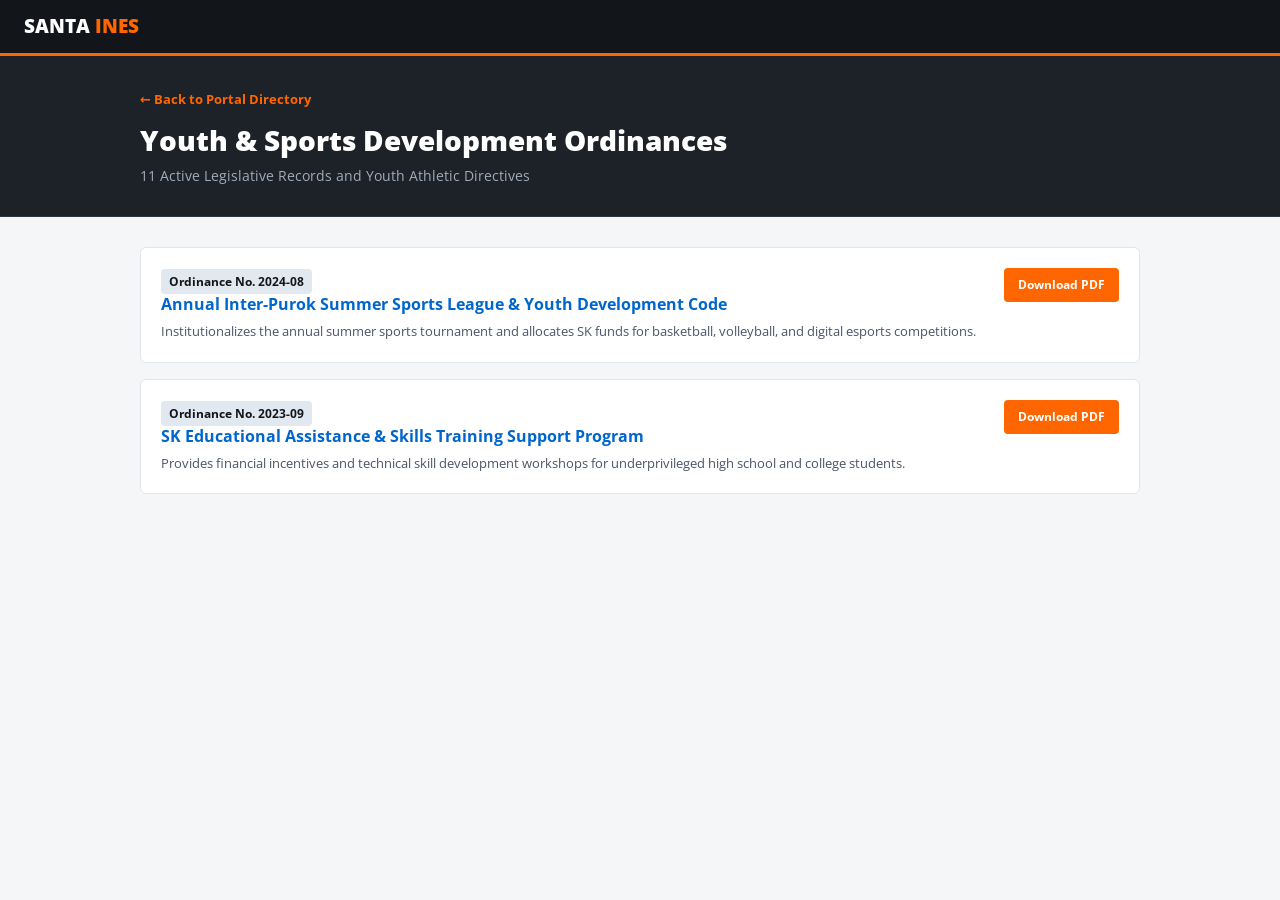
<file: youth-sports-development.html>
<!DOCTYPE html>
<html lang="en">
<head>
  <meta charset="UTF-8">
  <meta name="viewport" content="width=device-width, initial-scale=1.0">
  <title>Youth & Sports Development Ordinances - Barangay Santa Ines</title>
  <link rel="preconnect" href="https://fonts.googleapis.com">
  <link rel="preconnect" href="https://fonts.gstatic.com" crossorigin>
  <link href="https://fonts.googleapis.com/css2?family=Open+Sans:wght@400;600;700;800&display=swap" rel="stylesheet">
  <style>
    :root {
      --sf-orange: #ff6600;
      --sf-orange-hover: #e55b00;
      --sf-dark: #12161a;
      --sf-dark-card: #1c2228;
      --sf-dark-border: #2e363e;
      --sf-light-bg: #f4f6f8;
      --sf-card-border: #e0e6ed;
      --sf-text-main: #222831;
      --sf-text-muted: #5a6578;
      --sf-blue: #0066cc;
    }

    * { box-sizing: border-box; margin: 0; padding: 0; font-family: 'Open Sans', system-ui, sans-serif; }
    body { background-color: var(--sf-light-bg); color: var(--sf-text-main); line-height: 1.5; }

    /* Top Navigation Header */
    .top-nav {
      background-color: var(--sf-dark);
      color: #ffffff;
      padding: 12px 24px;
      display: flex;
      align-items: center;
      justify-content: space-between;
      border-bottom: 3px solid var(--sf-orange);
    }
    .brand-container { display: flex; align-items: center; gap: 12px; text-decoration: none; color: #fff; }
    .brand-title { font-size: 19px; font-weight: 800; }
    .brand-title span { color: var(--sf-orange); }

    /* Banner */
    .page-header {
      background: var(--sf-dark-card);
      color: #ffffff;
      padding: 30px 24px;
      border-bottom: 1px solid var(--sf-dark-border);
    }
    .container { max-width: 1000px; margin: 0 auto; }
    .back-link { color: var(--sf-orange); text-decoration: none; font-size: 13px; font-weight: 700; display: inline-block; margin-bottom: 10px; }
    .back-link:hover { text-decoration: underline; }
    .page-title { font-size: 28px; font-weight: 800; }
    .page-subtitle { color: #a0abbd; font-size: 14px; margin-top: 4px; }

    /* Content Area */
    .main-content { padding: 30px 24px; }
    .ordinance-card {
      background: #ffffff;
      border: 1px solid var(--sf-card-border);
      border-radius: 6px;
      padding: 20px;
      margin-bottom: 16px;
      display: flex;
      justify-content: space-between;
      align-items: flex-start;
      gap: 16px;
    }
    .ordinance-badge {
      background: #e2e8f0;
      color: var(--sf-dark);
      font-size: 12px;
      font-weight: 700;
      padding: 4px 8px;
      border-radius: 4px;
      white-space: nowrap;
    }
    .ordinance-title { font-size: 16px; font-weight: 700; color: var(--sf-blue); margin-bottom: 6px; }
    .ordinance-desc { font-size: 13px; color: #4a5568; }
    .btn-download {
      background-color: var(--sf-orange);
      color: #ffffff;
      padding: 8px 14px;
      border-radius: 4px;
      text-decoration: none;
      font-size: 12px;
      font-weight: 700;
      white-space: nowrap;
    }
    .btn-download:hover { background-color: var(--sf-orange-hover); }
  </style>
</head>
<body>

  <header class="top-nav">
    <a href="index.html" class="brand-container">
      <div class="brand-title">SANTA <span>INES</span></div>
    </a>
  </header>

  <section class="page-header">
    <div class="container">
      <a href="index.html#ordinances" class="back-link">← Back to Portal Directory</a>
      <h1 class="page-title">Youth & Sports Development Ordinances</h1>
      <p class="page-subtitle">11 Active Legislative Records and Youth Athletic Directives</p>
    </div>
  </section>

  <main class="main-content">
    <div class="container">

      <!-- Item 1 -->
      <div class="ordinance-card">
        <div>
          <span class="ordinance-badge">Ordinance No. 2024-08</span>
          <h3 class="ordinance-title">Annual Inter-Purok Summer Sports League & Youth Development Code</h3>
          <p class="ordinance-desc">Institutionalizes the annual summer sports tournament and allocates SK funds for basketball, volleyball, and digital esports competitions.</p>
        </div>
        <a href="#" class="btn-download">Download PDF</a>
      </div>

      <!-- Item 2 -->
      <div class="ordinance-card">
        <div>
          <span class="ordinance-badge">Ordinance No. 2023-09</span>
          <h3 class="ordinance-title">SK Educational Assistance & Skills Training Support Program</h3>
          <p class="ordinance-desc">Provides financial incentives and technical skill development workshops for underprivileged high school and college students.</p>
        </div>
        <a href="#" class="btn-download">Download PDF</a>
      </div>

    </div>
  </main>

</body>
</html>
</file>
<file: search.css>
/* Search Results Modal */
.search-results-modal {
  position: fixed;
  inset: 0;
  background: rgba(0, 0, 0, 0.65);
  display: flex;
  align-items: flex-start;
  justify-content: center;
  z-index: 2001;
  opacity: 0;
  visibility: hidden;
  transition: opacity 0.2s ease, visibility 0.2s ease;
  padding: 80px 16px 16px;
  overflow-y: auto;
}

.search-results-modal.active {
  opacity: 1;
  visibility: visible;
}

.search-results-window {
  background: #ffffff;
  border-radius: 6px;
  width: clamp(300px, 90vw, 700px);
  max-height: 80vh;
  box-shadow: 0 10px 25px rgba(0,0,0,0.3);
  overflow: hidden;
  display: flex;
  flex-direction: column;
  transform: translateY(-15px);
  transition: transform 0.2s ease;
}

.search-results-modal.active .search-results-window {
  transform: translateY(0);
}

.search-results-header {
  background: var(--sf-dark);
  color: #ffffff;
  padding: 14px 18px;
  display: flex;
  justify-content: space-between;
  align-items: center;
  border-bottom: 3px solid var(--sf-orange);
  flex-shrink: 0;
}

.search-results-title {
  font-size: 15px;
  font-weight: 700;
}

.search-results-badge {
  background: var(--sf-orange);
  color: #fff;
  padding: 2px 10px;
  border-radius: 12px;
  font-size: 12px;
  font-weight: 700;
}

.search-results-close {
  background: none;
  border: none;
  color: #a0abbd;
  font-size: 24px;
  cursor: pointer;
  line-height: 1;
  padding: 0 4px;
}

.search-results-close:hover {
  color: #ffffff;
}

.search-results-body {
  padding: 0;
  overflow-y: auto;
  -webkit-overflow-scrolling: touch;
}

.search-results-list {
  display: flex;
  flex-direction: column;
}

.search-result-item {
  display: flex;
  align-items: flex-start;
  gap: 14px;
  padding: 14px 18px;
  border-bottom: 1px solid #f1f5f9;
  text-decoration: none;
  color: inherit;
  transition: background 0.15s;
}

.search-result-item:hover {
  background: #f8fafc;
}

.search-result-item:last-child {
  border-bottom: none;
}

.search-result-icon {
  font-size: 22px;
  flex-shrink: 0;
  margin-top: 2px;
}

.search-result-content {
  flex: 1;
  min-width: 0;
}

.search-result-title {
  font-size: 14px;
  font-weight: 700;
  color: var(--sf-blue);
  margin-bottom: 2px;
}

.search-result-subtitle {
  font-size: 12px;
  color: var(--sf-orange);
  font-weight: 600;
  margin-bottom: 4px;
}

.search-result-desc {
  font-size: 12px;
  color: var(--sf-text-muted);
  line-height: 1.4;
  display: -webkit-box;
  -webkit-line-clamp: 2;
  -webkit-box-orient: vertical;
  overflow: hidden;
}

.search-no-results {
  padding: 30px 18px;
  text-align: center;
}

.search-no-results p:first-child {
  font-size: 15px;
  font-weight: 700;
  color: var(--sf-text-main);
  margin-bottom: 8px;
}

.search-no-results p:last-child {
  font-size: 12px;
  color: var(--sf-text-muted);
}

/* Mobile responsiveness */
@media (max-width: 767px) {
  .search-results-modal {
    padding: 60px 8px 8px;
  }
  
  .search-results-window {
    width: 100%;
    max-height: 85vh;
  }
  
  .search-result-item {
    padding: 12px 14px;
    gap: 10px;
  }
  
  .search-result-icon {
    font-size: 18px;
  }
  
  .search-result-title {
    font-size: 13px;
  }
  
  .search-result-subtitle {
    font-size: 11px;
  }
  
  .search-result-desc {
    font-size: 11px;
  }
}
</file>
